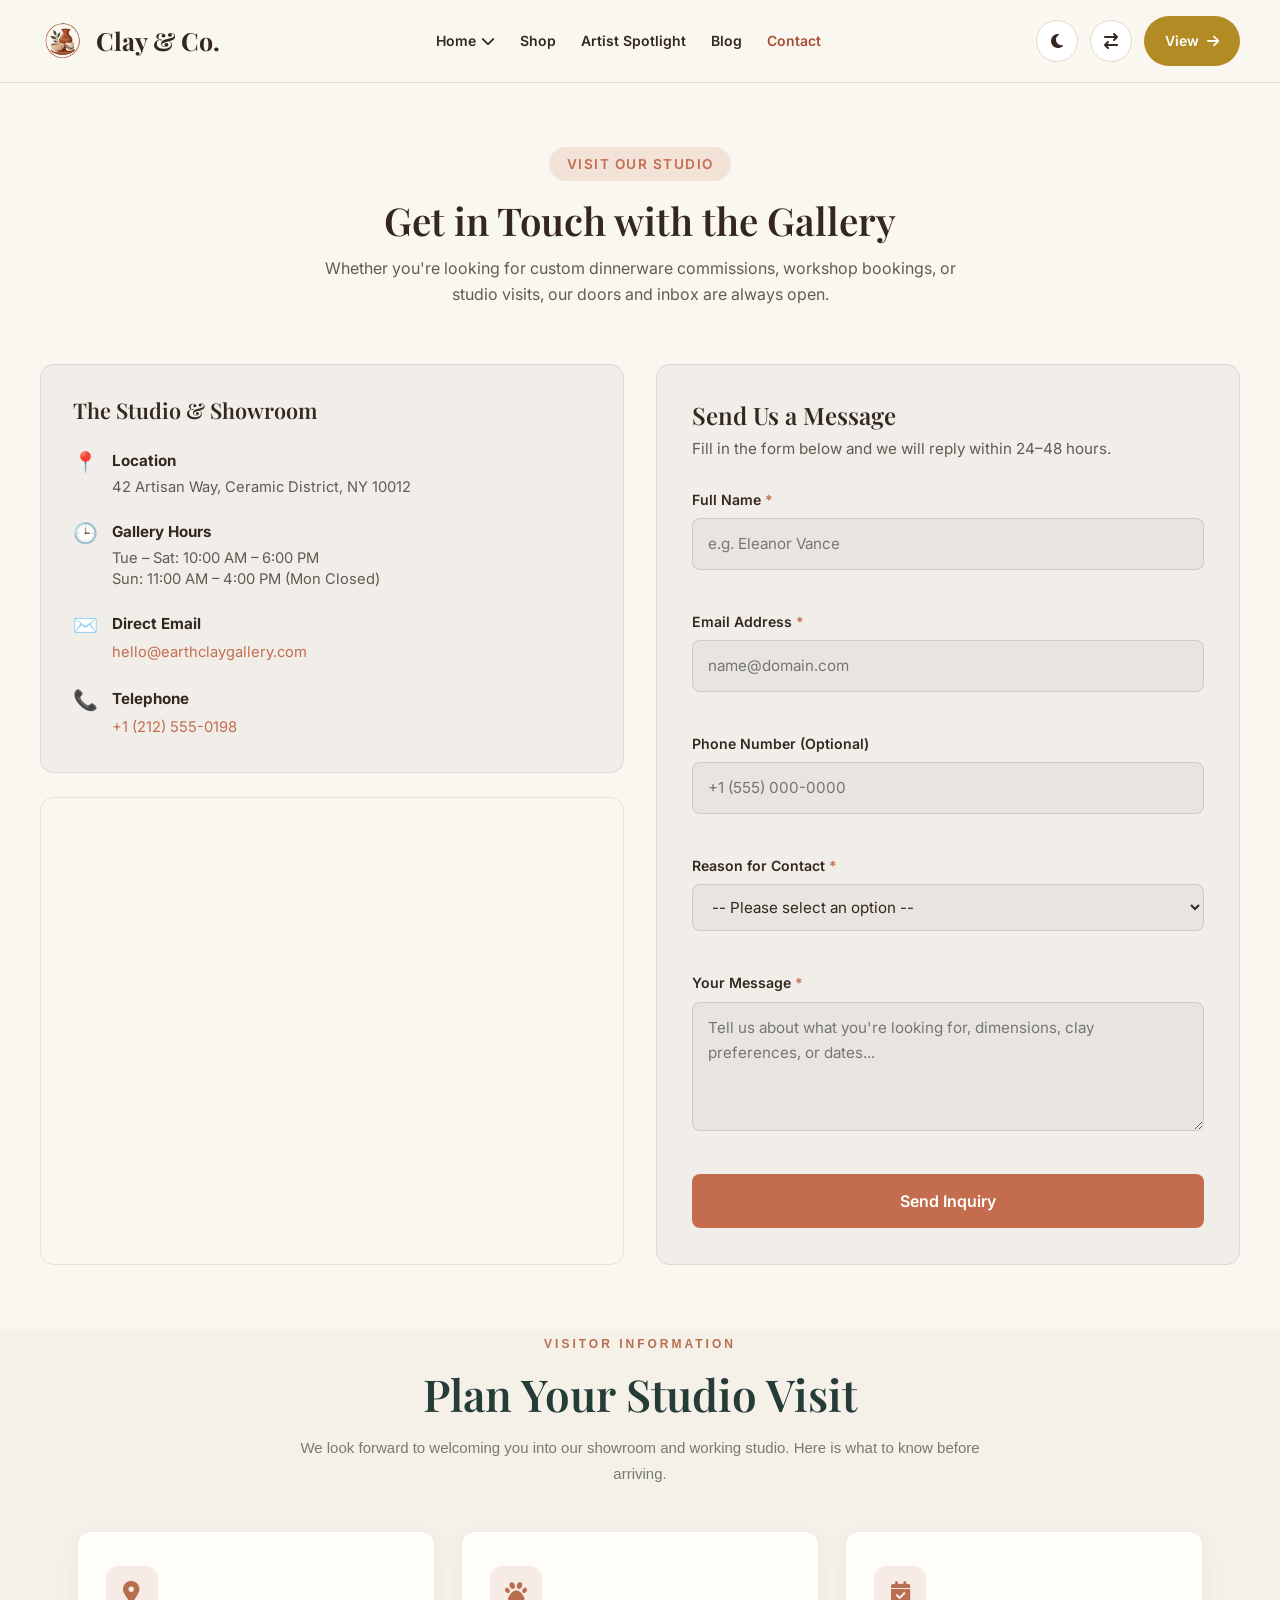
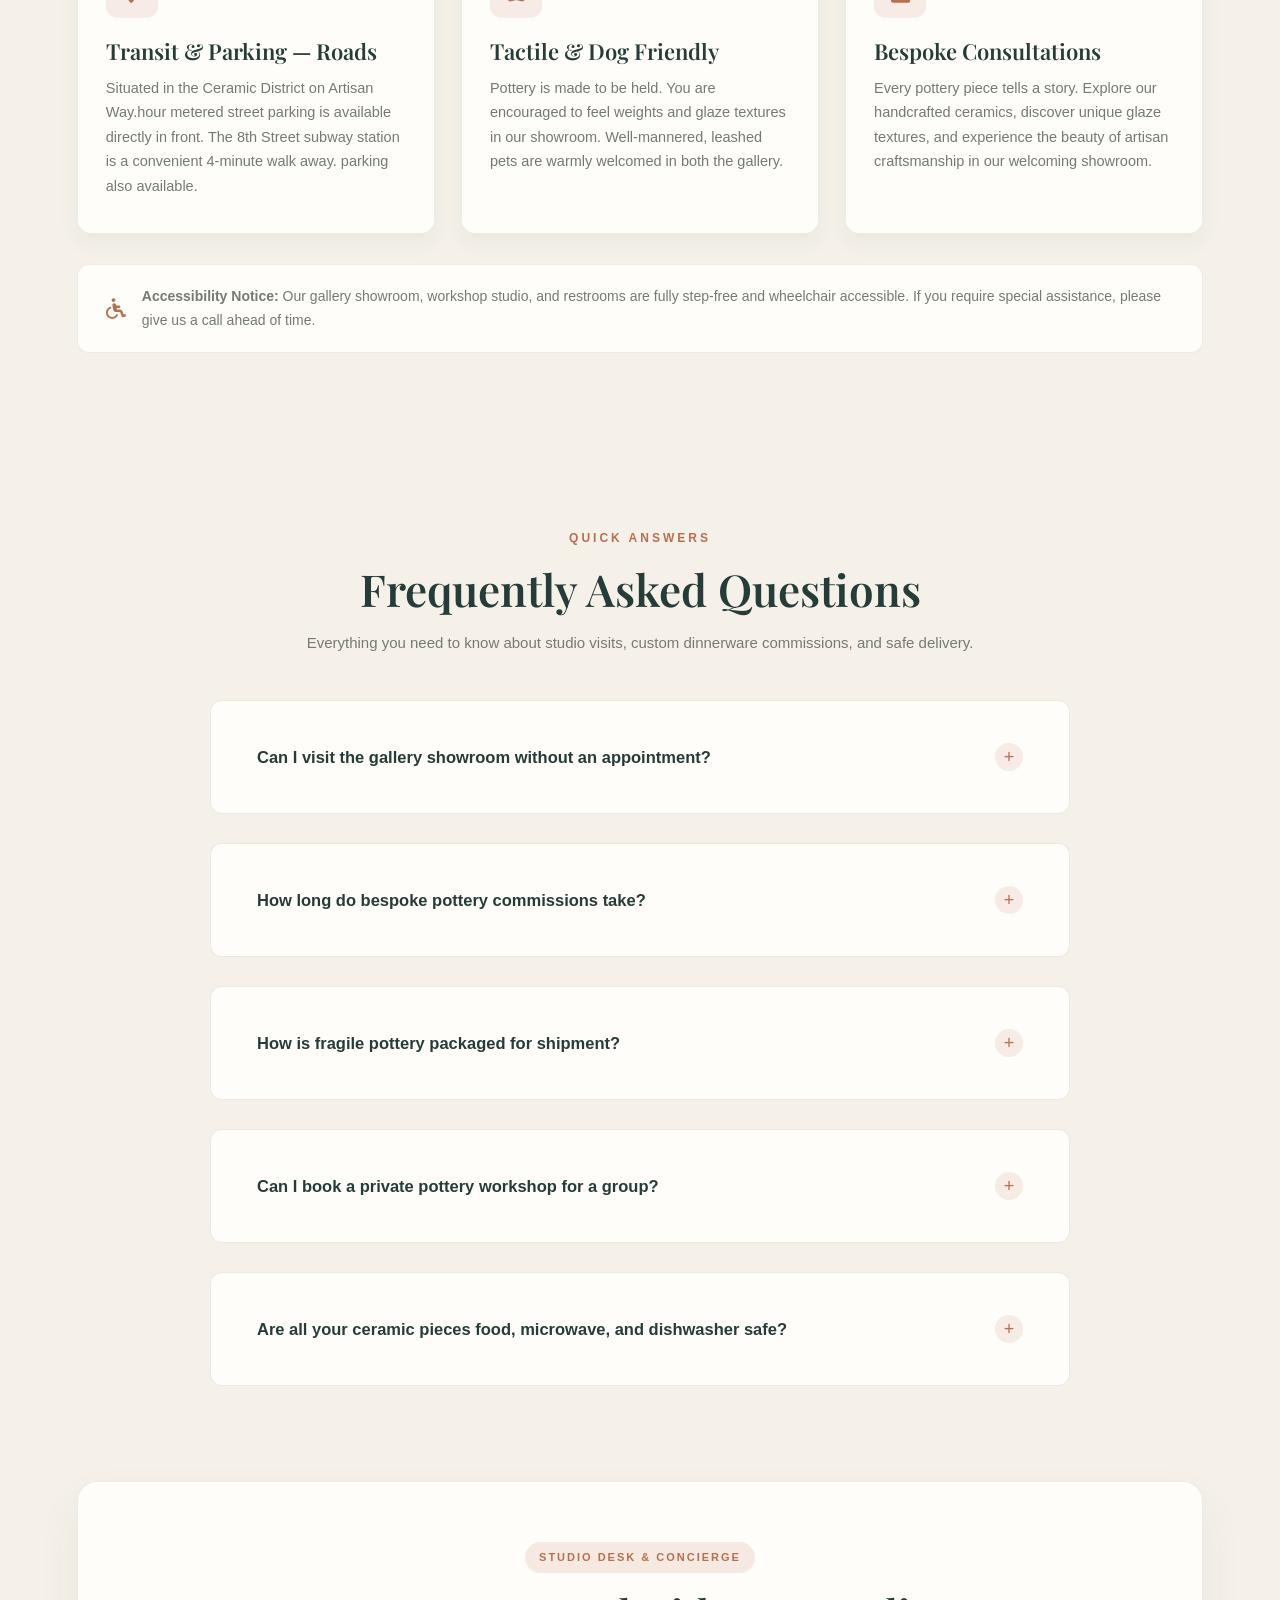
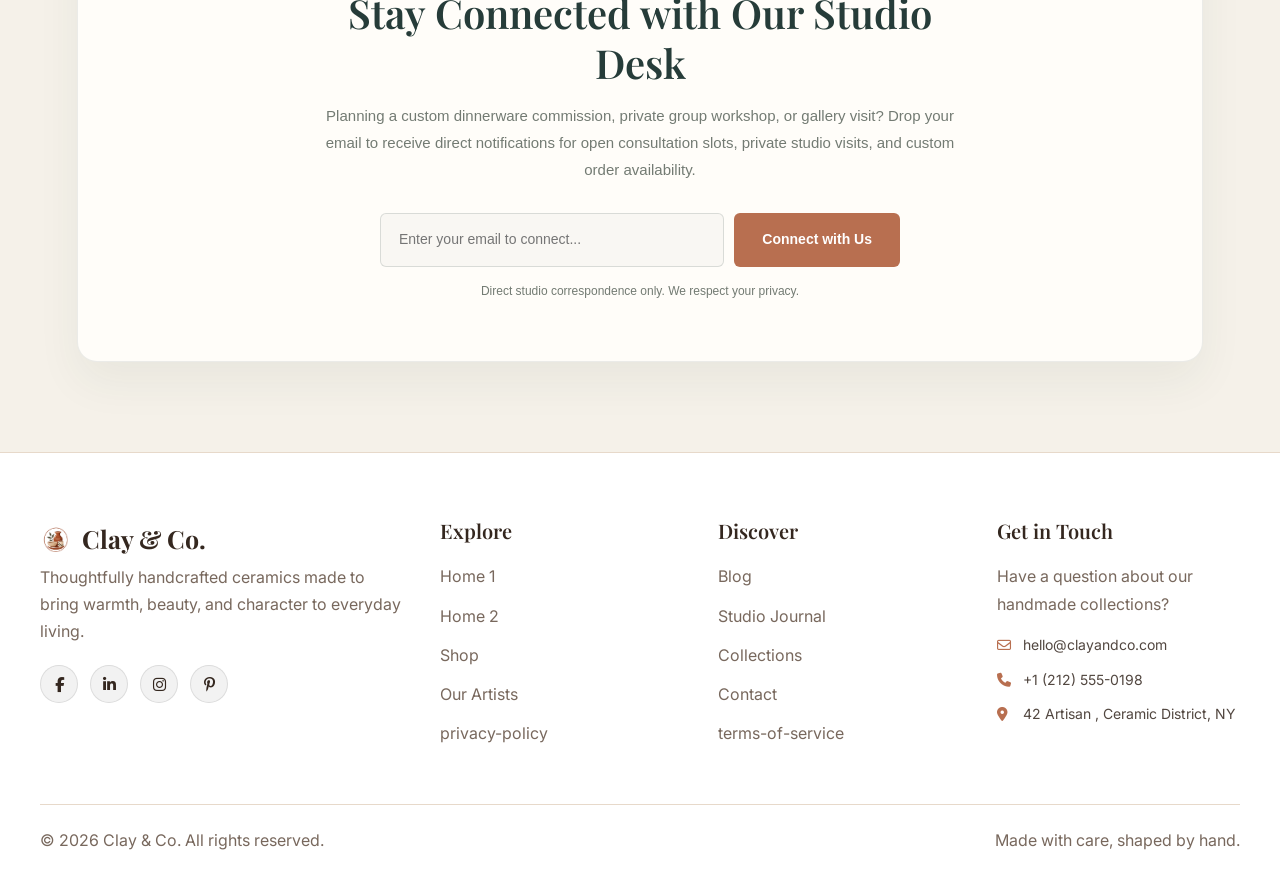
<file: contact.html>
<!DOCTYPE html>
<html lang="en" dir="ltr" data-theme="light">

<head>

    <meta charset="UTF-8">

    <meta
        name="viewport"
        content="width=device-width, initial-scale=1.0"
    >

    <title>Clay & Co. | Handmade Pottery</title>

    <!-- Google Fonts -->

    <link
        href="https://fonts.googleapis.com/css2?family=Inter:wght@400;500;600;700;800&family=Playfair+Display:wght@400;500;600;700&display=swap"
        rel="stylesheet"
    >

    <!-- Font Awesome -->

    <link
        rel="stylesheet"
        href="https://cdnjs.cloudflare.com/ajax/libs/font-awesome/6.5.1/css/all.min.css"
    >
<link rel="icon" type="image/png" href="assets/images/logo.png">
    <!-- Common CSS -->

    <link rel="stylesheet" href="common.css">

</head>

<body>

    <!-- ================= NAVBAR ================= -->

    <header class="site-navbar">

        <div class="container-custom navbar-inner">

            <!-- LOGO -->

            <a href="index.html" class="brand">

                <img
                    src="assets/images/logo.png"
                    
                >

                <span>Clay & Co.</span>

            </a>


            <!-- NAVIGATION -->

            <nav
                class="nav-menu"
                id="navMenu"
                aria-label="Main navigation"
            >

                <!-- HOME DROPDOWN -->

                <div class="nav-dropdown">

                    <a
                        href="#"
                        class="nav-link dropdown-toggle-custom"
                        aria-expanded="false"
                    >

                        Home

                        <i class="fa-solid fa-chevron-down"></i>

                    </a>

                    <div class="dropdown-menu-custom">

                        <a href="index.html">
                            Home 1
                        </a>

                        <a href="home2.html">
                            Home 2
                        </a>

                    </div>

                </div>


                <a href="shop.html" class="nav-link">
                    Shop
                </a>

                <a
                    href="artist-spotlight.html"
                    class="nav-link"
                >
                    Artist Spotlight
                </a>

                <a href="blog.html" class="nav-link">
                    Blog
                </a>

                <a href="contact.html" class="nav-link">
                    Contact
                </a>

            </nav>


            <!-- ACTION BUTTONS -->

            <div class="nav-actions">

                <button
                    type="button"
                    class="icon-button"
                    id="themeToggle"
                    aria-label="Switch to dark mode"
                    title="Toggle dark mode"
                >

                    <i class="fa-solid fa-moon"></i>

                </button>


                <button
                    type="button"
                    class="icon-button"
                    id="directionToggle"
                    aria-label="Switch to right-to-left layout"
                    title="Toggle RTL"
                >

                    <i
                        class="fa-solid fa-arrow-right-arrow-left"
                    ></i>

                </button>
  <!-- Primary CTA replaces hamburger button -->
          <a href="contact.html" class="nav-cta">
         View
            <i class="fa-solid fa-arrow-right"></i>
          </a>

                <button
                    type="button"
                    class="icon-button menu-toggle"
                    id="menuToggle"
                    aria-label="Open navigation menu"
                    aria-expanded="false"
                    aria-controls="navMenu"
                >

                    <i class="fa-solid fa-bars"></i>

                </button>

            </div>

        </div>

    </header>
    <!-- CONTACT SECTION START -->
<!-- CONTACT SECTION START -->
<section class="pottery-contact" id="contact" style="background-color: transparent; color: inherit; padding: 4rem 1.25rem; font-family: inherit;">
  
  <!-- Minimal support for validation highlights and spinner animation -->
  <style>
    .form-group.has-error input,
    .form-group.has-error select,
    .form-group.has-error textarea {
      border-color: #e05252 !important;
      background-color: rgba(224, 82, 82, 0.06) !important;
    }
    .form-group input:focus,
    .form-group select:focus,
    .form-group textarea:focus {
      outline: none;
      border-color: #c46d4e !important;
      box-shadow: 0 0 0 3px rgba(196, 109, 78, 0.2);
    }
    @keyframes potterySpin {
      to { transform: rotate(360deg); }
    }
    .btn-spinner {
      width: 16px;
      height: 16px;
      border: 2px solid rgba(255, 255, 255, 0.3);
      border-top-color: #ffffff;
      border-radius: 50%;
      animation: potterySpin 0.8s linear infinite;
    }
    /* Fix for native select dropdown options in dark/light mode */
    #inquiryType option {
      background: #2b2826;
      color: #f7f5f2;
    }
    @media (prefers-color-scheme: light) {
      #inquiryType option { background: #ffffff; color: #222222; }
    }
  </style>

  <div class="contact-container" style="max-width: 1200px; margin: 0 auto;">
    
    <!-- Header -->
    <header class="contact-header" style="text-align: center; margin-bottom: 3.5rem; max-width: 680px; margin-left: auto; margin-right: auto;">
      <span class="badge" style="display: inline-block; background-color: rgba(196, 109, 78, 0.15); color: #c46d4e; font-size: 0.85rem; font-weight: 600; text-transform: uppercase; letter-spacing: 1.5px; padding: 0.35rem 1.1rem; border-radius: 50px; margin-bottom: 0.9rem;">
        Visit Our Studio
      </span>
      <h2 style="font-size: clamp(1.8rem, 4vw, 2.4rem); font-weight: 600; margin: 0 0 0.8rem; color: inherit;">
        Get in Touch with the Gallery
      </h2>
      <p style="color: inherit; opacity: 0.75; line-height: 1.6; font-size: 1rem; margin: 0;">
        Whether you're looking for custom dinnerware commissions, workshop bookings, or studio visits, our doors and inbox are always open.
      </p>
    </header>

    <!-- Grid: Set to align-items: stretch so both columns are equal in height -->
    <div class="contact-grid" style="display: grid; grid-template-columns: repeat(auto-fit, minmax(min(100%, 340px), 1fr)); gap: 2rem; align-items: stretch;">
      
      <!-- Left Column: Flex height 100% -->
      <div class="contact-info-panel" style="display: flex; flex-direction: column; gap: 1.5rem; height: 100%;">
        
        <!-- Info Card -->
        <div class="info-card" style="background-color: rgba(128, 128, 128, 0.07); border: 1px solid rgba(128, 128, 128, 0.18); border-radius: 14px; padding: 2rem;">
          <h3 style="font-size: 1.35rem; margin: 0 0 1.5rem; color: inherit;">The Studio & Showroom</h3>
          
          <ul class="info-list" style="list-style: none; padding: 0; margin: 0; display: flex; flex-direction: column; gap: 1.3rem;">
            <li style="display: flex; align-items: flex-start; gap: 0.9rem;">
              <span style="font-size: 1.25rem; line-height: 1.4;">📍</span>
              <div>
                <strong style="display: block; font-size: 0.95rem; margin-bottom: 0.2rem; color: inherit;">Location</strong>
                <p style="margin: 0; color: inherit; opacity: 0.75; font-size: 0.92rem; line-height: 1.45;">42 Artisan Way, Ceramic District, NY 10012</p>
              </div>
            </li>
            <li style="display: flex; align-items: flex-start; gap: 0.9rem;">
              <span style="font-size: 1.25rem; line-height: 1.4;">🕒</span>
              <div>
                <strong style="display: block; font-size: 0.95rem; margin-bottom: 0.2rem; color: inherit;">Gallery Hours</strong>
                <p style="margin: 0; color: inherit; opacity: 0.75; font-size: 0.92rem; line-height: 1.45;">Tue – Sat: 10:00 AM – 6:00 PM<br>Sun: 11:00 AM – 4:00 PM (Mon Closed)</p>
              </div>
            </li>
            <li style="display: flex; align-items: flex-start; gap: 0.9rem;">
              <span style="font-size: 1.25rem; line-height: 1.4;">✉️</span>
              <div>
                <strong style="display: block; font-size: 0.95rem; margin-bottom: 0.2rem; color: inherit;">Direct Email</strong>
                <p style="margin: 0; font-size: 0.92rem;">
                  <a href="mailto:hello@earthclaygallery.com" style="color: #c46d4e; text-decoration: none;">hello@earthclaygallery.com</a>
                </p>
              </div>
            </li>
            <li style="display: flex; align-items: flex-start; gap: 0.9rem;">
              <span style="font-size: 1.25rem; line-height: 1.4;">📞</span>
              <div>
                <strong style="display: block; font-size: 0.95rem; margin-bottom: 0.2rem; color: inherit;">Telephone</strong>
                <p style="margin: 0; font-size: 0.92rem;">
                  <a href="tel:+12125550198" style="color: #c46d4e; text-decoration: none;">+1 (212) 555-0198</a>
                </p>
              </div>
            </li>
          </ul>
        </div>

        <!-- Embedded Google Map (flex: 1 fills the remaining height completely) -->
        <div class="map-wrapper" style="border-radius: 14px; overflow: hidden; border: 1px solid rgba(128, 128, 128, 0.18); flex: 1; min-height: 280px; display: flex; flex-direction: column;">
          <iframe 
            title="Gallery Location"
            src="https://www.google.com/maps/embed?pb=!1m18!1m12!1m3!1d3023.633464876182!2d-74.0016335!3d40.7258384!2m3!1f0!2f0!3f0!3m2!1i1024!2i768!4f13.1!3m3!1m2!1s0x89c2598e3b320dfd%3A0xe67db0733a41c1eb!2sSoHo%2C%20New%20York%2C%20NY!5e0!3m2!1sen!2sus!4v1700000000000!5m2!1sen!2sus" 
            width="100%" 
            height="100%" 
            style="border: 0; display: block; flex: 1; width: 100%; min-height: 100%;" 
            allowfullscreen="" 
            loading="lazy" 
            referrerpolicy="no-referrer-when-downgrade">
          </iframe>
        </div>
      </div>

      <!-- Right Column: Form Panel -->
      <div class="contact-form-panel" style="background-color: rgba(128, 128, 128, 0.07); border: 1px solid rgba(128, 128, 128, 0.18); border-radius: 14px; padding: 2.2rem; display: flex; flex-direction: column;">
        <form id="potteryContactForm" class="contact-form" novalidate style="display: flex; flex-direction: column; height: 100%;">
          <h3 style="font-size: 1.5rem; margin: 0 0 0.4rem; color: inherit;">Send Us a Message</h3>
          <p style="color: inherit; opacity: 0.75; margin: 0 0 1.6rem; font-size: 0.95rem;">
            Fill in the form below and we will reply within 24–48 hours.
          </p>

          <!-- Success Alert Banner -->
          <div class="form-alert success" id="formSuccessAlert" role="alert" aria-live="polite" style="display: none; padding: 0.9rem 1.2rem; border-radius: 8px; margin-bottom: 1.3rem; font-size: 0.92rem; background-color: rgba(46, 125, 50, 0.15); border: 1px solid rgba(46, 125, 50, 0.3); color: #4caf50;">
            Thank you! Your message has been received. We will get back to you soon.
          </div>

          <!-- Full Name -->
          <div class="form-group" id="group-fullName" style="margin-bottom: 1.1rem; display: flex; flex-direction: column;">
            <label for="fullName" style="font-size: 0.88rem; font-weight: 600; margin-bottom: 0.4rem; color: inherit;">
              Full Name <span style="color: #c46d4e;">*</span>
            </label>
            <input type="text" id="fullName" name="fullName" placeholder="e.g. Eleanor Vance" autocomplete="name" style="width: 100%; padding: 0.75rem 0.9rem; border: 1.5px solid rgba(128, 128, 128, 0.25); border-radius: 8px; background-color: rgba(128, 128, 128, 0.08); color: inherit; font-family: inherit; font-size: 0.95rem; box-sizing: border-box; transition: border-color 0.2s;">
            <span class="error-msg" id="error-fullName" style="color: #e05252; font-size: 0.8rem; margin-top: 0.3rem; min-height: 1.1rem;"></span>
          </div>

          <!-- Email -->
          <div class="form-group" id="group-email" style="margin-bottom: 1.1rem; display: flex; flex-direction: column;">
            <label for="email" style="font-size: 0.88rem; font-weight: 600; margin-bottom: 0.4rem; color: inherit;">
              Email Address <span style="color: #c46d4e;">*</span>
            </label>
            <input type="email" id="email" name="email" placeholder="name@domain.com" autocomplete="email" style="width: 100%; padding: 0.75rem 0.9rem; border: 1.5px solid rgba(128, 128, 128, 0.25); border-radius: 8px; background-color: rgba(128, 128, 128, 0.08); color: inherit; font-family: inherit; font-size: 0.95rem; box-sizing: border-box; transition: border-color 0.2s;">
            <span class="error-msg" id="error-email" style="color: #e05252; font-size: 0.8rem; margin-top: 0.3rem; min-height: 1.1rem;"></span>
          </div>

          <!-- Phone -->
          <div class="form-group" id="group-phone" style="margin-bottom: 1.1rem; display: flex; flex-direction: column;">
            <label for="phone" style="font-size: 0.88rem; font-weight: 600; margin-bottom: 0.4rem; color: inherit;">
              Phone Number (Optional)
            </label>
            <input type="tel" id="phone" name="phone" placeholder="+1 (555) 000-0000" autocomplete="tel" style="width: 100%; padding: 0.75rem 0.9rem; border: 1.5px solid rgba(128, 128, 128, 0.25); border-radius: 8px; background-color: rgba(128, 128, 128, 0.08); color: inherit; font-family: inherit; font-size: 0.95rem; box-sizing: border-box; transition: border-color 0.2s;">
            <span class="error-msg" id="error-phone" style="color: #e05252; font-size: 0.8rem; margin-top: 0.3rem; min-height: 1.1rem;"></span>
          </div>

          <!-- Inquiry Type -->
          <div class="form-group" id="group-inquiryType" style="margin-bottom: 1.1rem; display: flex; flex-direction: column;">
            <label for="inquiryType" style="font-size: 0.88rem; font-weight: 600; margin-bottom: 0.4rem; color: inherit;">
              Reason for Contact <span style="color: #c46d4e;">*</span>
            </label>
            <select id="inquiryType" name="inquiryType" style="width: 100%; padding: 0.75rem 0.9rem; border: 1.5px solid rgba(128, 128, 128, 0.25); border-radius: 8px; background-color: rgba(128, 128, 128, 0.08); color: inherit; font-family: inherit; font-size: 0.95rem; box-sizing: border-box; transition: border-color 0.2s;">
              <option value="">-- Please select an option --</option>
              <option value="custom">Custom Order / Bespoke Commission</option>
              <option value="workshop">Wheel Throwing & Glaze Workshops</option>
              <option value="retail">Gallery Purchase & Shipping</option>
              <option value="wholesale">Wholesale & Commercial Projects</option>
              <option value="general">General Studio Inquiry</option>
            </select>
            <span class="error-msg" id="error-inquiryType" style="color: #e05252; font-size: 0.8rem; margin-top: 0.3rem; min-height: 1.1rem;"></span>
          </div>

          <!-- Message -->
          <div class="form-group" id="group-message" style="margin-bottom: 1.3rem; display: flex; flex-direction: column;">
            <label for="message" style="font-size: 0.88rem; font-weight: 600; margin-bottom: 0.4rem; color: inherit;">
              Your Message <span style="color: #c46d4e;">*</span>
            </label>
            <textarea id="message" name="message" rows="4" placeholder="Tell us about what you're looking for, dimensions, clay preferences, or dates..." style="width: 100%; padding: 0.75rem 0.9rem; border: 1.5px solid rgba(128, 128, 128, 0.25); border-radius: 8px; background-color: rgba(128, 128, 128, 0.08); color: inherit; font-family: inherit; font-size: 0.95rem; box-sizing: border-box; resize: vertical; transition: border-color 0.2s;"></textarea>
            <span class="error-msg" id="error-message" style="color: #e05252; font-size: 0.8rem; margin-top: 0.3rem; min-height: 1.1rem;"></span>
          </div>

          <!-- Submit Button -->
          <button type="submit" id="submitBtn" class="btn-submit" style="width: 100%; padding: 0.85rem 1.6rem; background-color: #c46d4e; color: #ffffff; border: none; border-radius: 8px; font-size: 1rem; font-weight: 600; cursor: pointer; display: inline-flex; align-items: center; justify-content: center; gap: 0.5rem; transition: opacity 0.2s; margin-top: auto;">
            <span class="btn-text">Send Inquiry</span>
            <span class="btn-spinner" style="display: none;" aria-hidden="true"></span>
          </button>
        </form>
      </div>

    </div>
  </div>
</section>

<!-- ==========================================
     SECTION 2: PLAN YOUR VISIT CARDS
=========================================== -->
<section class="plan-visit-section" id="visit-info">
  <style>
    .plan-visit-section {
      --visit-bg: #f5f1e9;
      --visit-card: #fffdf9;
      --visit-text: #263c39;
      --visit-muted: #737b73;
      --visit-accent: #b86f50;
      background: var(--visit-bg);
      color: var(--visit-text);
      padding: 0 6% 90px;
      font-family: "DM Sans", sans-serif;
    }

    .plan-visit-section * {
      box-sizing: border-box;
    }

    .visit-container {
      max-width: 1250px;
      margin: 0 auto;
    }

    .visit-heading {
      text-align: center;
      max-width: 700px;
      margin: 0 auto 45px;
    }

    .visit-eyebrow {
      color: var(--visit-accent);
      text-transform: uppercase;
      letter-spacing: 3px;
      font-size: 12px;
      font-weight: 700;
      display: inline-block;
      margin-bottom: 12px;
    }

    .visit-heading h2 {
      font-family: "Playfair Display", Georgia, serif;
      font-size: clamp(30px, 4vw, 44px);
      line-height: 1.25;
      margin: 0 0 14px;
    }

    .visit-heading p {
      color: var(--visit-muted);
      font-size: 15px;
      line-height: 1.7;
      margin: 0;
    }

    /* 3-Column Card Grid */
    .visit-grid {
      display: grid;
      grid-template-columns: repeat(3, 1fr);
      gap: 26px;
      margin-bottom: 30px;
    }

    .visit-card {
      background: var(--visit-card);
      border: 1px solid rgba(38, 60, 57, 0.09);
      border-radius: 14px;
      padding: 34px 28px;
      display: flex;
      flex-direction: column;
      align-items: flex-start;
      box-shadow: 0 8px 24px rgba(38, 60, 57, 0.05);
      transition: transform 0.25s ease, box-shadow 0.25s ease;
    }

    .visit-card:hover {
      transform: translateY(-5px);
      box-shadow: 0 16px 36px rgba(38, 60, 57, 0.1);
    }

    .visit-icon-wrap {
      width: 52px;
      height: 52px;
      border-radius: 12px;
      background: rgba(184, 111, 80, 0.12);
      color: var(--visit-accent);
      display: flex;
      align-items: center;
      justify-content: center;
      font-size: 22px;
      margin-bottom: 20px;
    }

    .visit-card h3 {
      font-family: "Playfair Display", Georgia, serif;
      font-size: 22px;
      margin: 0 0 10px;
      color: var(--visit-text);
    }

    .visit-card p {
      color: var(--visit-muted);
      font-size: 14.5px;
      line-height: 1.7;
      margin: 0;
    }

    /* Accessibility / Notice Banner */
    .visit-notice {
      background: var(--visit-card);
      border: 1px solid rgba(38, 60, 57, 0.09);
      border-radius: 12px;
      padding: 20px 28px;
      display: flex;
      align-items: center;
      gap: 16px;
      font-size: 14px;
      color: var(--visit-muted);
    }

    .visit-notice i {
      color: var(--visit-accent);
      font-size: 20px;
      flex-shrink: 0;
    }

    /* Dark Mode */
    html[data-theme="dark"] .plan-visit-section {
      --visit-bg: #172522;
      --visit-card: #22332f;
      --visit-text: #f2ece2;
      --visit-muted: #bdc8c0;
      --visit-accent: #d99a79;
    }

    html[data-theme="dark"] .visit-card,
    html[data-theme="dark"] .visit-notice {
      border-color: rgba(255, 255, 255, 0.08);
    }

    @media (max-width: 992px) {
      .visit-grid {
        grid-template-columns: 1fr;
      }
      .visit-notice {
        flex-direction: column;
        align-items: flex-start;
        gap: 10px;
      }
    }
  </style>

  <div class="visit-container">
    <div class="visit-heading">
      <span class="visit-eyebrow">Visitor Information</span>
      <h2>Plan Your Studio Visit</h2>
      <p>We look forward to welcoming you into our showroom and working studio. Here is what to know before arriving.</p>
    </div>

    <div class="visit-grid">
      
      <!-- Card 1: Transit & Parking -->
      <div class="visit-card">
        <div class="visit-icon-wrap">
          <i class="fa-solid fa-location-dot"></i>
        </div>
        <h3>Transit & Parking — Roads</h3>
        <p>
Situated in the Ceramic District on Artisan Way.hour metered street parking is available directly in front. The 8th Street subway station is a convenient 4-minute walk away.
parking also available.        </p>
      </div>

      <!-- Card 2: Tactile & Pet Friendly -->
      <div class="visit-card">
        <div class="visit-icon-wrap">
          <i class="fa-solid fa-paw"></i>
        </div>
        <h3>Tactile & Dog Friendly</h3>
        <p>
          Pottery is made to be held. You are encouraged to feel weights and glaze textures in our showroom. Well-mannered, leashed pets are warmly welcomed in both the gallery.
        </p>
      </div>

      <!-- Card 3: Consultations -->
      <div class="visit-card">
        <div class="visit-icon-wrap">
          <i class="fa-solid fa-calendar-check"></i>
        </div>
        <h3>Bespoke Consultations</h3>
        <p>
Every pottery piece tells a story. Explore our handcrafted ceramics, discover unique glaze textures, and experience the beauty of artisan craftsmanship in our welcoming showroom.
        </p>
      </div>

    </div>

    <!-- Accessibility Banner -->
    <div class="visit-notice">
      <i class="fa-solid fa-wheelchair"></i>
      <span>
        <strong>Accessibility Notice:</strong> Our gallery showroom, workshop studio, and restrooms are fully step-free and wheelchair accessible. If you require special assistance, please give us a call ahead of time.
      </span>
    </div>

  </div>
</section>

<!-- ==========================================
     SECTION 1: CONTACT FAQ ACCORDION
=========================================== -->
<section class="contact-faq-section" id="faq">
  <style>
    .contact-faq-section {
      --faq-bg: #f5f1e9;
      --faq-card: #fffdf9;
      --faq-text: #263c39;
      --faq-muted: #737b73;
      --faq-accent: #b86f50;
      background: var(--faq-bg);
      color: var(--faq-text);
      padding: 80px 6%;
      font-family: "DM Sans", sans-serif;
    }

    .contact-faq-section * {
      box-sizing: border-box;
    }

    .faq-container {
      max-width: 860px;
      margin: 0 auto;
    }

    .faq-heading {
      text-align: center;
      margin-bottom: 45px;
    }

    .faq-eyebrow {
      color: var(--faq-accent);
      text-transform: uppercase;
      letter-spacing: 3px;
      font-size: 12px;
      font-weight: 700;
      display: inline-block;
      margin-bottom: 12px;
    }

    .faq-heading h2 {
      font-family: "Playfair Display", Georgia, serif;
      font-size: clamp(30px, 4vw, 44px);
      line-height: 1.25;
      margin: 0 0 14px;
    }

    .faq-heading p {
      color: var(--faq-muted);
      font-size: 15px;
      line-height: 1.7;
      margin: 0;
    }

    /* Accordion Container */
    .faq-accordion {
      display: flex;
      flex-direction: column;
      gap: 14px;
    }

    .faq-item {
      background: var(--faq-card);
      border: 1px solid rgba(38, 60, 57, 0.1);
      border-radius: 12px;
      overflow: hidden;
      transition: border-color 0.25s ease, box-shadow 0.25s ease;
    }

    .faq-item.active {
      border-color: var(--faq-accent);
      box-shadow: 0 8px 24px rgba(38, 60, 57, 0.06);
    }

    .faq-question {
      width: 100%;
      background: transparent;
      border: none;
      padding: 22px 26px;
      display: flex;
      justify-content: space-between;
      align-items: center;
      gap: 16px;
      cursor: pointer;
      text-align: left;
      font-family: inherit;
      color: var(--faq-text);
      font-size: 16.5px;
      font-weight: 600;
    }

    .faq-icon {
      width: 28px;
      height: 28px;
      border-radius: 50%;
      background: rgba(184, 111, 80, 0.12);
      color: var(--faq-accent);
      display: flex;
      align-items: center;
      justify-content: center;
      font-size: 18px;
      font-weight: 400;
      flex-shrink: 0;
      transition: transform 0.3s ease, background 0.3s ease, color 0.3s ease;
    }

    .faq-item.active .faq-icon {
      transform: rotate(45deg);
      background: var(--faq-accent);
      color: #ffffff;
    }

    .faq-answer {
      max-height: 0;
      overflow: hidden;
      transition: max-height 0.35s cubic-bezier(0.16, 1, 0.3, 1), padding 0.3s ease;
      padding: 0 26px;
      color: var(--faq-muted);
      font-size: 14.5px;
      line-height: 1.8;
    }

    .faq-item.active .faq-answer {
      padding: 0 26px 22px;
    }

    /* Dark Mode */
    html[data-theme="dark"] .contact-faq-section {
      --faq-bg: #172522;
      --faq-card: #22332f;
      --faq-text: #f2ece2;
      --faq-muted: #bdc8c0;
      --faq-accent: #d99a79;
    }

    html[data-theme="dark"] .faq-item {
      border-color: rgba(255, 255, 255, 0.08);
    }

    @media (max-width: 576px) {
      .contact-faq-section {
        padding: 55px 18px;
      }
      .faq-question {
        padding: 18px 20px;
        font-size: 15px;
      }
      .faq-item.active .faq-answer {
        padding: 0 20px 18px;
      }
    }
  </style>

  <div class="faq-container">
    <div class="faq-heading">
      <span class="faq-eyebrow">Quick Answers</span>
      <h2>Frequently Asked Questions</h2>
      <p>Everything you need to know about studio visits, custom dinnerware commissions, and safe delivery.</p>
    </div>

    <div class="faq-accordion">
      
      <!-- FAQ 1 -->
      <div class="faq-item">
        <button class="faq-question" type="button">
          <span>Can I visit the gallery showroom without an appointment?</span>
          <span class="faq-icon">+</span>
        </button>
        <div class="faq-answer">
          <p style="margin: 0;">
            Yes! Our gallery showroom is freely open to the public Tuesday through Sunday. You are welcome to browse our shelves, hold the pieces, and meet resident artisans. If you would like to discuss a custom wedding registry or restaurant tableware commission, we suggest booking an appointment in advance.
          </p>
        </div>
      </div>

      <!-- FAQ 2 -->
      <div class="faq-item">
        <button class="faq-question" type="button">
          <span>How long do bespoke pottery commissions take?</span>
          <span class="faq-icon">+</span>
        </button>
        <div class="faq-answer">
          <p style="margin: 0;">
            Custom pieces generally take 4 to 6 weeks from initial consultation to completion. This timeline ensures proper slow drying (preventing warps/cracks), a 1,800°F bisque firing, custom glaze application, and a final 2,200°F stoneware reduction firing.
          </p>
        </div>
      </div>

      <!-- FAQ 3 -->
      <div class="faq-item">
        <button class="faq-question" type="button">
          <span>How is fragile pottery packaged for shipment?</span>
          <span class="faq-icon">+</span>
        </button>
        <div class="faq-answer">
          <p style="margin: 0;">
            We use 100% plastic-free, recyclable honeycomb paper wrap and double-walled cartons. In the rare event an item is damaged during transit, simply send us a photograph within 48 hours and we will replace it or issue a full refund immediately.
          </p>
        </div>
      </div>

      <!-- FAQ 4 -->
      <div class="faq-item">
        <button class="faq-question" type="button">
          <span>Can I book a private pottery workshop for a group?</span>
          <span class="faq-icon">+</span>
        </button>
        <div class="faq-answer">
          <p style="margin: 0;">
            Yes, we host private sessions for groups of 4 to 12 guests. These are popular for birthdays, creative retreats, and family gatherings. All materials, wheel throwing guidance, glaze finishing, and kiln firings are included.
          </p>
        </div>
      </div>

      <!-- FAQ 5 -->
      <div class="faq-item">
        <button class="faq-question" type="button">
          <span>Are all your ceramic pieces food, microwave, and dishwasher safe?</span>
          <span class="faq-icon">+</span>
        </button>
        <div class="faq-answer">
          <p style="margin: 0;">
            All our functional cups, bowls, and plates are glazed with non-toxic, lead-free food-safe minerals and vitrified at high temperatures. While dishwasher safe, we recommend handwashing with gentle soap to preserve unique matte glaze finishes over decades.
          </p>
        </div>
      </div>

    </div>
  </div>

  <!-- Accordion Toggle Script -->
  <script>
    document.querySelectorAll('.contact-faq-section .faq-question').forEach(button => {
      button.addEventListener('click', () => {
        const item = button.parentElement;
        const answer = item.querySelector('.faq-answer');
        const isActive = item.classList.contains('active');

        // Close all other open items
        document.querySelectorAll('.contact-faq-section .faq-item').forEach(otherItem => {
          otherItem.classList.remove('active');
          otherItem.querySelector('.faq-answer').style.maxHeight = null;
        });

        // Toggle current item
        if (!isActive) {
          item.classList.add('active');
          answer.style.maxHeight = answer.scrollHeight + 30 + 'px';
        }
      });
    });
  </script>
</section>

<section class="pottery-newsletter-section" id="newsletter">
  <style>
    .pottery-newsletter-section {
      --blog-bg: #f5f1e9;
      --blog-card: #fffdf9;
      --blog-text: #263c39;
      --blog-muted: #737b73;
      --blog-accent: #b86f50;
      background: var(--blog-bg);
      color: var(--blog-text);
      padding: 0 6% 90px;
      font-family: "DM Sans", sans-serif;
    }
    .pottery-newsletter-section * {
      box-sizing: border-box;
    }
    .newsletter-box {
      max-width: 1250px;
      margin: 0 auto;
      background: var(--blog-card);
      border-radius: 20px;
      border: 1px solid rgba(38, 60, 57, 0.09);
      padding: 60px 40px;
      text-align: center;
      position: relative;
      overflow: hidden;
      box-shadow: 0 20px 45px rgba(38, 60, 57, 0.06);
    }
    .newsletter-content {
      max-width: 640px;
      margin: 0 auto;
      position: relative;
      z-index: 2;
    }
    .newsletter-badge {
      display: inline-block;
      background: rgba(184, 111, 80, 0.14);
      color: var(--blog-accent);
      font-size: 11px;
      font-weight: 700;
      text-transform: uppercase;
      letter-spacing: 2px;
      padding: 6px 14px;
      border-radius: 20px;
      margin-bottom: 15px;
    }
    .newsletter-content h2 {
      font-family: "Playfair Display", Georgia, serif;
      font-size: clamp(28px, 4vw, 40px);
      line-height: 1.25;
      margin: 0 0 14px;
    }
    .newsletter-content p {
      color: var(--blog-muted);
      font-size: 15px;
      line-height: 1.8;
      margin: 0 0 30px;
    }
    /* Newsletter Form */
    .newsletter-form {
      display: flex;
      gap: 10px;
      max-width: 520px;
      margin: 0 auto;
    }
    .newsletter-input {
      flex: 1;
      padding: 14px 18px;
      border: 1.5px solid rgba(38, 60, 57, 0.15);
      border-radius: 6px;
      background: rgba(128, 128, 128, 0.05);
      color: inherit;
      font-family: inherit;
      font-size: 14px;
      outline: none;
      transition: border-color 0.2s ease;
    }
    .newsletter-input:focus {
      border-color: var(--blog-accent);
    }
    .newsletter-submit {
      padding: 14px 28px;
      background: var(--blog-accent);
      color: #ffffff;
      border: none;
      border-radius: 6px;
      font-weight: 700;
      font-size: 14px;
      cursor: pointer;
      font-family: inherit;
      transition: opacity 0.2s ease;
      white-space: nowrap;
    }
    .newsletter-submit:hover {
      opacity: 0.9;
    }
    .newsletter-note {
      font-size: 12px;
      color: var(--blog-muted);
      margin-top: 14px;
    }
    .newsletter-success {
      display: none;
      background: rgba(46, 125, 50, 0.12);
      color: #2e7d32;
      padding: 12px 18px;
      border-radius: 6px;
      font-size: 14px;
      font-weight: 600;
      margin-top: 15px;
    }
    /* Dark mode */
    html[data-theme="dark"] .pottery-newsletter-section {
      --blog-bg: #172522;
      --blog-card: #22332f;
      --blog-text: #f2ece2;
      --blog-muted: #bdc8c0;
      --blog-accent: #d99a79;
    }
    html[data-theme="dark"] .newsletter-box {
      border-color: rgba(255, 255, 255, 0.08);
    }
    html[data-theme="dark"] .newsletter-input {
      border-color: rgba(255, 255, 255, 0.15);
    }
    html[data-theme="dark"] .newsletter-success {
      color: #81c784;
    }
    @media (max-width: 576px) {
      .newsletter-box {
        padding: 40px 20px;
      }
      .newsletter-form {
        flex-direction: column;
      }
    }
  </style>
  <div class="newsletter-box">
  <div class="newsletter-content">
    <span class="newsletter-badge">Studio Desk & Concierge</span>
    <h2>Stay Connected with Our Studio Desk</h2>
    <p>
      Planning a custom dinnerware commission, private group workshop, or gallery visit? 
      Drop your email to receive direct notifications for open consultation slots, private 
      studio visits, and custom order availability.
    </p>

    <form id="studioNewsletterForm" class="newsletter-form" onsubmit="event.preventDefault(); document.getElementById('newsletterSuccess').style.display='block'; this.reset();">
      <input type="email" class="newsletter-input" placeholder="Enter your email to connect..." required autocomplete="email">
      <button type="submit" class="newsletter-submit">Connect with Us</button>
    </form>
    
    <div id="newsletterSuccess" class="newsletter-success">
      ✓ Thank you! Our studio team will keep you updated on private consultations and upcoming openings.
    </div>

    <div class="newsletter-note">
      Direct studio correspondence only. We respect your privacy.
    </div>
  </div>
</div>
</section>
    <!-- ================= FOOTER ================= -->

    

  <footer class="site-footer">
    <div class="container-custom">
        <div class="footer-grid">

            <!-- Column 1: Brand & Socials -->
            <div class="footer-column">
    <!-- Brand Logo + Text -->
    <a href="index.html" class="brand" style="display: inline-flex; align-items: center; gap: 10px; text-decoration: none; color: inherit;">
        <img src="assets/images/logo.png" alt="Clay & Co. Logo" style="height: 32px; width: auto; object-fit: contain; display: block;">
        <span>Clay & Co.</span>
    </a>

    <p class="mt-3">
        Thoughtfully handcrafted ceramics
        made to bring warmth, beauty, and
        character to everyday living.
    </p>

    <!-- Social Icons -->
    <div class="footer-social-links">
        <a href="https://www.facebook.com" target="_blank" rel="noopener noreferrer" aria-label="Facebook">
            <i class="fa-brands fa-facebook-f"></i>
        </a>
        <a href="https://www.linkedin.com" target="_blank" rel="noopener noreferrer" aria-label="LinkedIn">
            <i class="fa-brands fa-linkedin-in"></i>
        </a>
        <a href="https://www.instagram.com" target="_blank" rel="noopener noreferrer" aria-label="Instagram">
            <i class="fa-brands fa-instagram"></i>
        </a>
        <a href="https://www.pinterest.com" target="_blank" rel="noopener noreferrer" aria-label="Pinterest">
            <i class="fa-brands fa-pinterest-p"></i>
        </a>
    </div>
</div>

            <!-- Column 2: Explore -->
            <div class="footer-column">
                <h3>Explore</h3>
                <ul class="footer-links">
                    <li>
                        <a href="index.html">Home 1</a>
                    </li>
                    <li>
                        <a href="home2.html">Home 2</a>
                    </li>
                    <li>
                        <a href="shop.html">Shop</a>
                    </li>
                    <li>
                        <a href="artist-spotlight.html">Our Artists</a>
                    </li>
                         <li>
                        <a href="contact.html">privacy-policy</a>
                    </li>
                </ul>
            </div>

            <!-- Column 3: Discover (with Blog added) -->
            <div class="footer-column">
                <h3>Discover</h3>
                <ul class="footer-links">
                    <li>
                        <a href="blog.html">Blog</a>
                    </li>
                    <li>
                        <a href="blog.html">Studio Journal</a>
                    </li>
                    <li>
                        <a href="shop.html">Collections</a>
                    </li>
                    <li>
                        <a href="contact.html">Contact</a>
                    </li>
                        <li>
                        <a href="contact.html">terms-of-service</a>
                    </li>
                </ul>
            </div>

            <!-- Column 4: Contact -->
            <div class="footer-column">
    <h3>Get in Touch</h3>
    <p>
        Have a question about our handmade
        collections?
    </p>

    <!-- Direct Contact Details (No Button) -->
    <ul class="footer-contact-info" style="list-style: none; padding: 0; margin: 15px 0 0; display: flex; flex-direction: column; gap: 12px;">
        <li style="display: flex; align-items: center; gap: 10px;">
            <i class="fa-regular fa-envelope" style="color: #b86f50; font-size: 14px; width: 16px;"></i>
            <a href="mailto:hello@clayandco.com" style="color: inherit; text-decoration: none; font-size: 14px; opacity: 0.85;">
                hello@clayandco.com
            </a>
        </li>
        <li style="display: flex; align-items: center; gap: 10px;">
            <i class="fa-solid fa-phone" style="color: #b86f50; font-size: 14px; width: 16px;"></i>
            <a href="tel:+12125550198" style="color: inherit; text-decoration: none; font-size: 14px; opacity: 0.85;">
                +1 (212) 555-0198
            </a>
        </li>
        <li style="display: flex; align-items: flex-start; gap: 10px;">
            <i class="fa-solid fa-location-dot" style="color: #b86f50; font-size: 14px; width: 16px; margin-top: 3px;"></i>
            <span style="font-size: 14px; opacity: 0.85; line-height: 1.4;">
                42 Artisan , Ceramic District, NY
            </span>
        </li>
    </ul>
</div>

        </div>

        <div class="footer-bottom">
            <p>
                &copy; <span data-current-year></span> Clay & Co. All rights reserved.
            </p>
            <p>
                Made with care, shaped by hand.
            </p>
        </div>
    </div>
</footer>


    <!-- COMMON JAVASCRIPT -->

    <script src="common.js"></script>

</body>

</html>
</file>
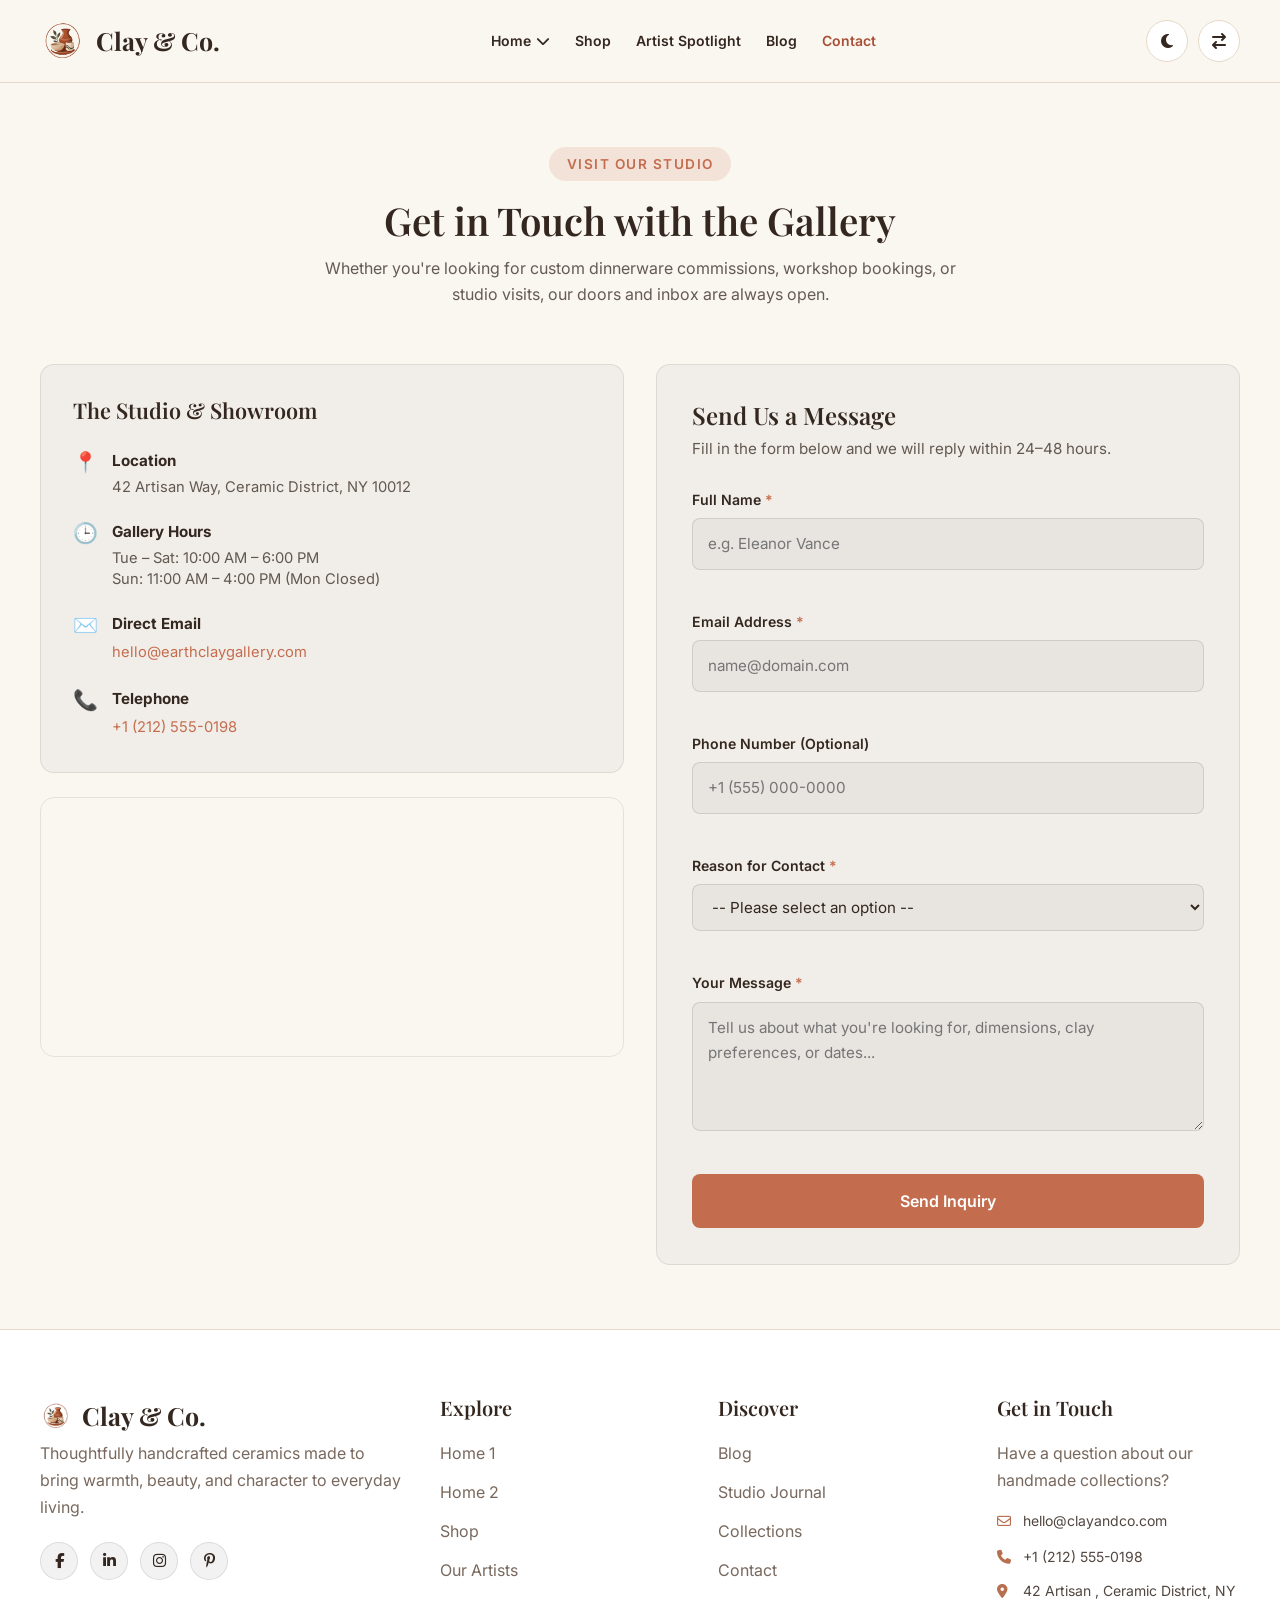
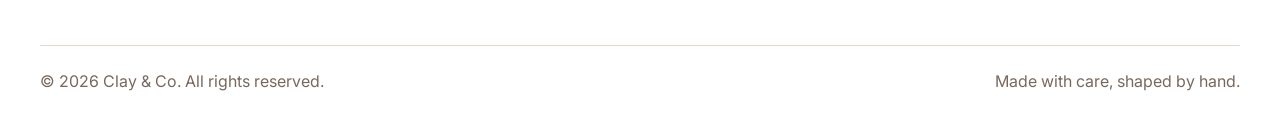
<file: pottery-gallery/contact.html>
<!DOCTYPE html>
<html lang="en" dir="ltr" data-theme="light">

<head>

    <meta charset="UTF-8">

    <meta
        name="viewport"
        content="width=device-width, initial-scale=1.0"
    >

    <title>Clay & Co. | Handmade Pottery</title>

    <!-- Google Fonts -->

    <link
        href="https://fonts.googleapis.com/css2?family=Inter:wght@400;500;600;700;800&family=Playfair+Display:wght@400;500;600;700&display=swap"
        rel="stylesheet"
    >

    <!-- Font Awesome -->

    <link
        rel="stylesheet"
        href="https://cdnjs.cloudflare.com/ajax/libs/font-awesome/6.5.1/css/all.min.css"
    >

    <!-- Common CSS -->

    <link rel="stylesheet" href="common.css">

</head>

<body>

    <!-- ================= NAVBAR ================= -->

    <header class="site-navbar">

        <div class="container-custom navbar-inner">

            <!-- LOGO -->

            <a href="index.html" class="brand">

                <img
                    src="assets/images/logo.png"
                    
                >

                <span>Clay & Co.</span>

            </a>


            <!-- NAVIGATION -->

            <nav
                class="nav-menu"
                id="navMenu"
                aria-label="Main navigation"
            >

                <!-- HOME DROPDOWN -->

                <div class="nav-dropdown">

                    <a
                        href="#"
                        class="nav-link dropdown-toggle-custom"
                        aria-expanded="false"
                    >

                        Home

                        <i class="fa-solid fa-chevron-down"></i>

                    </a>

                    <div class="dropdown-menu-custom">

                        <a href="index.html">
                            Home 1
                        </a>

                        <a href="home2.html">
                            Home 2
                        </a>

                    </div>

                </div>


                <a href="shop.html" class="nav-link">
                    Shop
                </a>

                <a
                    href="artist-spotlight.html"
                    class="nav-link"
                >
                    Artist Spotlight
                </a>

                <a href="blog.html" class="nav-link">
                    Blog
                </a>

                <a href="contact.html" class="nav-link">
                    Contact
                </a>

            </nav>


            <!-- ACTION BUTTONS -->

            <div class="nav-actions">

                <button
                    type="button"
                    class="icon-button"
                    id="themeToggle"
                    aria-label="Switch to dark mode"
                    title="Toggle dark mode"
                >

                    <i class="fa-solid fa-moon"></i>

                </button>


                <button
                    type="button"
                    class="icon-button"
                    id="directionToggle"
                    aria-label="Switch to right-to-left layout"
                    title="Toggle RTL"
                >

                    <i
                        class="fa-solid fa-arrow-right-arrow-left"
                    ></i>

                </button>


                <button
                    type="button"
                    class="icon-button menu-toggle"
                    id="menuToggle"
                    aria-label="Open navigation menu"
                    aria-expanded="false"
                    aria-controls="navMenu"
                >

                    <i class="fa-solid fa-bars"></i>

                </button>

            </div>

        </div>

    </header>
    <!-- CONTACT SECTION START -->
<!-- CONTACT SECTION START -->
<section class="pottery-contact" id="contact" style="background-color: transparent; color: inherit; padding: 4rem 1.25rem; font-family: inherit;">
  
  <!-- Minimal support for validation highlights and spinner animation -->
  <style>
    .form-group.has-error input,
    .form-group.has-error select,
    .form-group.has-error textarea {
      border-color: #e05252 !important;
      background-color: rgba(224, 82, 82, 0.06) !important;
    }
    .form-group input:focus,
    .form-group select:focus,
    .form-group textarea:focus {
      outline: none;
      border-color: #c46d4e !important;
      box-shadow: 0 0 0 3px rgba(196, 109, 78, 0.2);
    }
    @keyframes potterySpin {
      to { transform: rotate(360deg); }
    }
    .btn-spinner {
      width: 16px;
      height: 16px;
      border: 2px solid rgba(255, 255, 255, 0.3);
      border-top-color: #ffffff;
      border-radius: 50%;
      animation: potterySpin 0.8s linear infinite;
    }
    /* Fix for native select dropdown options in dark/light mode */
    #inquiryType option {
      background: #2b2826;
      color: #f7f5f2;
    }
    @media (prefers-color-scheme: light) {
      #inquiryType option { background: #ffffff; color: #222222; }
    }
  </style>

  <div class="contact-container" style="max-width: 1200px; margin: 0 auto;">
    
    <!-- Header -->
    <header class="contact-header" style="text-align: center; margin-bottom: 3.5rem; max-width: 680px; margin-left: auto; margin-right: auto;">
      <span class="badge" style="display: inline-block; background-color: rgba(196, 109, 78, 0.15); color: #c46d4e; font-size: 0.85rem; font-weight: 600; text-transform: uppercase; letter-spacing: 1.5px; padding: 0.35rem 1.1rem; border-radius: 50px; margin-bottom: 0.9rem;">
        Visit Our Studio
      </span>
      <h2 style="font-size: clamp(1.8rem, 4vw, 2.4rem); font-weight: 600; margin: 0 0 0.8rem; color: inherit;">
        Get in Touch with the Gallery
      </h2>
      <p style="color: inherit; opacity: 0.75; line-height: 1.6; font-size: 1rem; margin: 0;">
        Whether you're looking for custom dinnerware commissions, workshop bookings, or studio visits, our doors and inbox are always open.
      </p>
    </header>

    <!-- Auto-Responsive 2-Column Grid (Stacks on mobile automatically) -->
    <div class="contact-grid" style="display: grid; grid-template-columns: repeat(auto-fit, minmax(min(100%, 340px), 1fr)); gap: 2rem; align-items: start;">
      
      <!-- Left Column: Studio Info & Map -->
      <div class="contact-info-panel" style="display: flex; flex-direction: column; gap: 1.5rem;">
        
        <!-- Info Card -->
        <div class="info-card" style="background-color: rgba(128, 128, 128, 0.07); border: 1px solid rgba(128, 128, 128, 0.18); border-radius: 14px; padding: 2rem;">
          <h3 style="font-size: 1.35rem; margin: 0 0 1.5rem; color: inherit;">The Studio & Showroom</h3>
          
          <ul class="info-list" style="list-style: none; padding: 0; margin: 0; display: flex; flex-direction: column; gap: 1.3rem;">
            <li style="display: flex; align-items: flex-start; gap: 0.9rem;">
              <span style="font-size: 1.25rem; line-height: 1.4;">📍</span>
              <div>
                <strong style="display: block; font-size: 0.95rem; margin-bottom: 0.2rem; color: inherit;">Location</strong>
                <p style="margin: 0; color: inherit; opacity: 0.75; font-size: 0.92rem; line-height: 1.45;">42 Artisan Way, Ceramic District, NY 10012</p>
              </div>
            </li>
            <li style="display: flex; align-items: flex-start; gap: 0.9rem;">
              <span style="font-size: 1.25rem; line-height: 1.4;">🕒</span>
              <div>
                <strong style="display: block; font-size: 0.95rem; margin-bottom: 0.2rem; color: inherit;">Gallery Hours</strong>
                <p style="margin: 0; color: inherit; opacity: 0.75; font-size: 0.92rem; line-height: 1.45;">Tue – Sat: 10:00 AM – 6:00 PM<br>Sun: 11:00 AM – 4:00 PM (Mon Closed)</p>
              </div>
            </li>
            <li style="display: flex; align-items: flex-start; gap: 0.9rem;">
              <span style="font-size: 1.25rem; line-height: 1.4;">✉️</span>
              <div>
                <strong style="display: block; font-size: 0.95rem; margin-bottom: 0.2rem; color: inherit;">Direct Email</strong>
                <p style="margin: 0; font-size: 0.92rem;">
                  <a href="mailto:hello@earthclaygallery.com" style="color: #c46d4e; text-decoration: none;">hello@earthclaygallery.com</a>
                </p>
              </div>
            </li>
            <li style="display: flex; align-items: flex-start; gap: 0.9rem;">
              <span style="font-size: 1.25rem; line-height: 1.4;">📞</span>
              <div>
                <strong style="display: block; font-size: 0.95rem; margin-bottom: 0.2rem; color: inherit;">Telephone</strong>
                <p style="margin: 0; font-size: 0.92rem;">
                  <a href="tel:+12125550198" style="color: #c46d4e; text-decoration: none;">+1 (212) 555-0198</a>
                </p>
              </div>
            </li>
          </ul>
        </div>

        <!-- Embedded Google Map -->
        <div class="map-wrapper" style="border-radius: 14px; overflow: hidden; height: 260px; border: 1px solid rgba(128, 128, 128, 0.18);">
          <iframe 
            title="Gallery Location"
            src="https://www.google.com/maps/embed?pb=!1m18!1m12!1m3!1d3023.633464876182!2d-74.0016335!3d40.7258384!2m3!1f0!2f0!3f0!3m2!1i1024!2i768!4f13.1!3m3!1m2!1s0x89c2598e3b320dfd%3A0xe67db0733a41c1eb!2sSoHo%2C%20New%20York%2C%20NY!5e0!3m2!1sen!2sus!4v1700000000000!5m2!1sen!2sus" 
            width="100%" 
            height="100%" 
            style="border: 0; display: block;" 
            allowfullscreen="" 
            loading="lazy" 
            referrerpolicy="no-referrer-when-downgrade">
          </iframe>
        </div>
      </div>

      <!-- Right Column: Form Panel -->
      <div class="contact-form-panel" style="background-color: rgba(128, 128, 128, 0.07); border: 1px solid rgba(128, 128, 128, 0.18); border-radius: 14px; padding: 2.2rem;">
        <form id="potteryContactForm" class="contact-form" novalidate>
          <h3 style="font-size: 1.5rem; margin: 0 0 0.4rem; color: inherit;">Send Us a Message</h3>
          <p style="color: inherit; opacity: 0.75; margin: 0 0 1.6rem; font-size: 0.95rem;">
            Fill in the form below and we will reply within 24–48 hours.
          </p>

          <!-- Success Alert Banner -->
          <div class="form-alert success" id="formSuccessAlert" role="alert" aria-live="polite" style="display: none; padding: 0.9rem 1.2rem; border-radius: 8px; margin-bottom: 1.3rem; font-size: 0.92rem; background-color: rgba(46, 125, 50, 0.15); border: 1px solid rgba(46, 125, 50, 0.3); color: #4caf50;">
            Thank you! Your message has been received. We will get back to you soon.
          </div>

          <!-- Full Name -->
          <div class="form-group" id="group-fullName" style="margin-bottom: 1.1rem; display: flex; flex-direction: column;">
            <label for="fullName" style="font-size: 0.88rem; font-weight: 600; margin-bottom: 0.4rem; color: inherit;">
              Full Name <span style="color: #c46d4e;">*</span>
            </label>
            <input type="text" id="fullName" name="fullName" placeholder="e.g. Eleanor Vance" autocomplete="name" style="width: 100%; padding: 0.75rem 0.9rem; border: 1.5px solid rgba(128, 128, 128, 0.25); border-radius: 8px; background-color: rgba(128, 128, 128, 0.08); color: inherit; font-family: inherit; font-size: 0.95rem; box-sizing: border-box; transition: border-color 0.2s;">
            <span class="error-msg" id="error-fullName" style="color: #e05252; font-size: 0.8rem; margin-top: 0.3rem; min-height: 1.1rem;"></span>
          </div>

          <!-- Email -->
          <div class="form-group" id="group-email" style="margin-bottom: 1.1rem; display: flex; flex-direction: column;">
            <label for="email" style="font-size: 0.88rem; font-weight: 600; margin-bottom: 0.4rem; color: inherit;">
              Email Address <span style="color: #c46d4e;">*</span>
            </label>
            <input type="email" id="email" name="email" placeholder="name@domain.com" autocomplete="email" style="width: 100%; padding: 0.75rem 0.9rem; border: 1.5px solid rgba(128, 128, 128, 0.25); border-radius: 8px; background-color: rgba(128, 128, 128, 0.08); color: inherit; font-family: inherit; font-size: 0.95rem; box-sizing: border-box; transition: border-color 0.2s;">
            <span class="error-msg" id="error-email" style="color: #e05252; font-size: 0.8rem; margin-top: 0.3rem; min-height: 1.1rem;"></span>
          </div>

          <!-- Phone -->
          <div class="form-group" id="group-phone" style="margin-bottom: 1.1rem; display: flex; flex-direction: column;">
            <label for="phone" style="font-size: 0.88rem; font-weight: 600; margin-bottom: 0.4rem; color: inherit;">
              Phone Number (Optional)
            </label>
            <input type="tel" id="phone" name="phone" placeholder="+1 (555) 000-0000" autocomplete="tel" style="width: 100%; padding: 0.75rem 0.9rem; border: 1.5px solid rgba(128, 128, 128, 0.25); border-radius: 8px; background-color: rgba(128, 128, 128, 0.08); color: inherit; font-family: inherit; font-size: 0.95rem; box-sizing: border-box; transition: border-color 0.2s;">
            <span class="error-msg" id="error-phone" style="color: #e05252; font-size: 0.8rem; margin-top: 0.3rem; min-height: 1.1rem;"></span>
          </div>

          <!-- Inquiry Type -->
          <div class="form-group" id="group-inquiryType" style="margin-bottom: 1.1rem; display: flex; flex-direction: column;">
            <label for="inquiryType" style="font-size: 0.88rem; font-weight: 600; margin-bottom: 0.4rem; color: inherit;">
              Reason for Contact <span style="color: #c46d4e;">*</span>
            </label>
            <select id="inquiryType" name="inquiryType" style="width: 100%; padding: 0.75rem 0.9rem; border: 1.5px solid rgba(128, 128, 128, 0.25); border-radius: 8px; background-color: rgba(128, 128, 128, 0.08); color: inherit; font-family: inherit; font-size: 0.95rem; box-sizing: border-box; transition: border-color 0.2s;">
              <option value="">-- Please select an option --</option>
              <option value="custom">Custom Order / Bespoke Commission</option>
              <option value="workshop">Wheel Throwing & Glaze Workshops</option>
              <option value="retail">Gallery Purchase & Shipping</option>
              <option value="wholesale">Wholesale & Commercial Projects</option>
              <option value="general">General Studio Inquiry</option>
            </select>
            <span class="error-msg" id="error-inquiryType" style="color: #e05252; font-size: 0.8rem; margin-top: 0.3rem; min-height: 1.1rem;"></span>
          </div>

          <!-- Message -->
          <div class="form-group" id="group-message" style="margin-bottom: 1.3rem; display: flex; flex-direction: column;">
            <label for="message" style="font-size: 0.88rem; font-weight: 600; margin-bottom: 0.4rem; color: inherit;">
              Your Message <span style="color: #c46d4e;">*</span>
            </label>
            <textarea id="message" name="message" rows="4" placeholder="Tell us about what you're looking for, dimensions, clay preferences, or dates..." style="width: 100%; padding: 0.75rem 0.9rem; border: 1.5px solid rgba(128, 128, 128, 0.25); border-radius: 8px; background-color: rgba(128, 128, 128, 0.08); color: inherit; font-family: inherit; font-size: 0.95rem; box-sizing: border-box; resize: vertical; transition: border-color 0.2s;"></textarea>
            <span class="error-msg" id="error-message" style="color: #e05252; font-size: 0.8rem; margin-top: 0.3rem; min-height: 1.1rem;"></span>
          </div>

          <!-- Submit Button -->
          <button type="submit" id="submitBtn" class="btn-submit" style="width: 100%; padding: 0.85rem 1.6rem; background-color: #c46d4e; color: #ffffff; border: none; border-radius: 8px; font-size: 1rem; font-weight: 600; cursor: pointer; display: inline-flex; align-items: center; justify-content: center; gap: 0.5rem; transition: opacity 0.2s;">
            <span class="btn-text">Send Inquiry</span>
            <span class="btn-spinner" style="display: none;" aria-hidden="true"></span>
          </button>
        </form>
      </div>

    </div>
  </div>
</section>
<!-- CONTACT SECTION END -->
<!-- CONTACT SECTION END -->

    <!-- ================= FOOTER ================= -->

    

  <footer class="site-footer">
    <div class="container-custom">
        <div class="footer-grid">

            <!-- Column 1: Brand & Socials -->
            <div class="footer-column">
    <!-- Brand Logo + Text -->
    <a href="index.html" class="brand" style="display: inline-flex; align-items: center; gap: 10px; text-decoration: none; color: inherit;">
        <img src="assets/images/logo.png" alt="Clay & Co. Logo" style="height: 32px; width: auto; object-fit: contain; display: block;">
        <span>Clay & Co.</span>
    </a>

    <p class="mt-3">
        Thoughtfully handcrafted ceramics
        made to bring warmth, beauty, and
        character to everyday living.
    </p>

    <!-- Social Icons -->
    <div class="footer-social-links">
        <a href="https://www.facebook.com" target="_blank" rel="noopener noreferrer" aria-label="Facebook">
            <i class="fa-brands fa-facebook-f"></i>
        </a>
        <a href="https://www.linkedin.com" target="_blank" rel="noopener noreferrer" aria-label="LinkedIn">
            <i class="fa-brands fa-linkedin-in"></i>
        </a>
        <a href="https://www.instagram.com" target="_blank" rel="noopener noreferrer" aria-label="Instagram">
            <i class="fa-brands fa-instagram"></i>
        </a>
        <a href="https://www.pinterest.com" target="_blank" rel="noopener noreferrer" aria-label="Pinterest">
            <i class="fa-brands fa-pinterest-p"></i>
        </a>
    </div>
</div>

            <!-- Column 2: Explore -->
            <div class="footer-column">
                <h3>Explore</h3>
                <ul class="footer-links">
                    <li>
                        <a href="index.html">Home 1</a>
                    </li>
                    <li>
                        <a href="home2.html">Home 2</a>
                    </li>
                    <li>
                        <a href="shop.html">Shop</a>
                    </li>
                    <li>
                        <a href="artist-spotlight.html">Our Artists</a>
                    </li>
                </ul>
            </div>

            <!-- Column 3: Discover (with Blog added) -->
            <div class="footer-column">
                <h3>Discover</h3>
                <ul class="footer-links">
                    <li>
                        <a href="blog.html">Blog</a>
                    </li>
                    <li>
                        <a href="blog.html">Studio Journal</a>
                    </li>
                    <li>
                        <a href="shop.html">Collections</a>
                    </li>
                    <li>
                        <a href="contact.html">Contact</a>
                    </li>
                </ul>
            </div>

            <!-- Column 4: Contact -->
            <div class="footer-column">
    <h3>Get in Touch</h3>
    <p>
        Have a question about our handmade
        collections?
    </p>

    <!-- Direct Contact Details (No Button) -->
    <ul class="footer-contact-info" style="list-style: none; padding: 0; margin: 15px 0 0; display: flex; flex-direction: column; gap: 12px;">
        <li style="display: flex; align-items: center; gap: 10px;">
            <i class="fa-regular fa-envelope" style="color: #b86f50; font-size: 14px; width: 16px;"></i>
            <a href="mailto:hello@clayandco.com" style="color: inherit; text-decoration: none; font-size: 14px; opacity: 0.85;">
                hello@clayandco.com
            </a>
        </li>
        <li style="display: flex; align-items: center; gap: 10px;">
            <i class="fa-solid fa-phone" style="color: #b86f50; font-size: 14px; width: 16px;"></i>
            <a href="tel:+12125550198" style="color: inherit; text-decoration: none; font-size: 14px; opacity: 0.85;">
                +1 (212) 555-0198
            </a>
        </li>
        <li style="display: flex; align-items: flex-start; gap: 10px;">
            <i class="fa-solid fa-location-dot" style="color: #b86f50; font-size: 14px; width: 16px; margin-top: 3px;"></i>
            <span style="font-size: 14px; opacity: 0.85; line-height: 1.4;">
                42 Artisan , Ceramic District, NY
            </span>
        </li>
    </ul>
</div>

        </div>

        <div class="footer-bottom">
            <p>
                &copy; <span data-current-year></span> Clay & Co. All rights reserved.
            </p>
            <p>
                Made with care, shaped by hand.
            </p>
        </div>
    </div>
</footer>


    <!-- COMMON JAVASCRIPT -->

    <script src="common.js"></script>

</body>

</html>
</file>
<file: common.css>
/* =====================================================
   POTTERY GALLERY - COMMON CSS
   Responsive | Dark Mode | RTL | LTR
===================================================== */

/* ================= ROOT ================= */

:root {
    --primary: #a84f35;
    --primary-hover: #873d29;

    --secondary: #d9b89a;

    --background: #faf7f1;
    --surface: #ffffff;
    --surface-soft: #f1e8dc;

    --text: #34271f;
    --text-muted: #78685d;

    --border: #e7d9ca;

    --navbar-bg: #faf7f1;

    --shadow:
        0 10px 30px rgba(70, 45, 25, 0.08);

    --radius: 18px;

    --transition: 0.3s ease;

    --container-width: 1200px;
}

/* ================= DARK MODE ================= */

html[data-theme="dark"] {

    --background: #171513;
    --surface: #24201d;
    --surface-soft: #302823;

    --text: #f6eee6;
    --text-muted: #c1afa0;

    --border: #493a31;

    --navbar-bg: #1c1917;

    --primary: #d78261;
    --primary-hover: #e59a7b;

    --secondary: #8d715b;

    --shadow:
        0 10px 30px rgba(0, 0, 0, 0.2);
}

/* ================= RESET ================= */

* {
    box-sizing: border-box;
    margin: 0;
    padding: 0;
}

html {
    scroll-behavior: smooth;
    scroll-padding-top: 90px;
}

body {
    font-family: "Inter", sans-serif;

    background: var(--background);

    color: var(--text);

    font-size: 16px;

    line-height: 1.7;

    overflow-x: hidden;

    transition:
        background var(--transition),
        color var(--transition);
}

img {
    display: block;

    max-width: 100%;

    height: auto;
}

a {
    color: inherit;

    text-decoration: none;
}

button,
input,
textarea,
select {
    font: inherit;
}

button,
a {
    -webkit-tap-highlight-color: transparent;
}

button {
    cursor: pointer;
}

ul {
    list-style: none;
}

h1,
h2,
h3,
h4,
h5,
h6 {
    font-family: "Playfair Display", serif;

    line-height: 1.25;

    font-weight: 600;
}

p {
    color: var(--text-muted);
}

::selection {
    background: var(--primary);
    color: #ffffff;
}

/* ================= CONTAINER ================= */

.container-custom {
    width: min(
        calc(100% - 40px),
        var(--container-width)
    );

    margin-inline: auto;
}

.section {
    padding-block: 85px;
}

.section-soft {
    background: var(--surface-soft);
}

.section-heading {
    max-width: 700px;

    margin: 0 auto 45px;

    text-align: center;
}

.section-heading h2 {
    font-size: clamp(30px, 4vw, 46px);

    margin-bottom: 15px;
}

.section-heading p {
    max-width: 620px;

    margin-inline: auto;
}

.eyebrow {
    display: inline-block;

    color: var(--primary);

    font-size: 12px;

    font-weight: 800;

    letter-spacing: 2px;

    text-transform: uppercase;

    margin-bottom: 15px;
}

/* ================= NAVBAR ================= */

.site-navbar {
    position: sticky;

    top: 0;

    z-index: 1000;

    background: var(--navbar-bg);

    border-bottom: 1px solid var(--border);

    transition: background var(--transition);
}

.navbar-inner {
    min-height: 82px;

    display: flex;

    align-items: center;

    justify-content: space-between;

    gap: 24px;
}

.brand {
    display: inline-flex;

    align-items: center;

    gap: 10px;

    flex-shrink: 0;

    font-family: "Playfair Display", serif;

    font-size: 25px;

    font-weight: 700;

    color: var(--text);
}

.brand img {
    width: 46px;

    height: 46px;

    object-fit: contain;
}

.nav-menu {
    display: flex;

    align-items: center;

    justify-content: center;

    gap: 25px;
}

.nav-link {
    display: inline-flex;

    align-items: center;

    gap: 5px;

    padding-block: 10px;

    color: var(--text);

    font-size: 14px;

    font-weight: 600;

    transition: color var(--transition);
}

.nav-link:hover,
.nav-link.active {
    color: var(--primary);
}

/* ================= DROPDOWN ================= */

.nav-dropdown {
    position: relative;
}

.dropdown-menu-custom {
    position: absolute;

    top: calc(100% + 12px);

    inset-inline-start: 0;

    min-width: 180px;

    padding: 10px;

    background: var(--surface);

    border: 1px solid var(--border);

    border-radius: 12px;

    box-shadow: var(--shadow);

    opacity: 0;

    visibility: hidden;

    transform: translateY(8px);

    transition: var(--transition);

    z-index: 1001;
}

.nav-dropdown:hover .dropdown-menu-custom,
.nav-dropdown:focus-within .dropdown-menu-custom,
.nav-dropdown.open .dropdown-menu-custom {
    opacity: 1;

    visibility: visible;

    transform: translateY(0);
}

.dropdown-menu-custom a {
    display: block;

    padding: 11px 14px;

    border-radius: 8px;

    color: var(--text);

    font-size: 14px;
}

.dropdown-menu-custom a:hover,
.dropdown-menu-custom a.active {
    background: var(--surface-soft);

    color: var(--primary);
}

/* ================= NAV ACTIONS ================= */

.nav-actions {
    display: flex;

    align-items: center;

    gap: 10px;
}

.icon-button {
    display: inline-flex;

    justify-content: center;

    align-items: center;

    width: 42px;

    height: 42px;

    border: 1px solid var(--border);

    border-radius: 50%;

    background: var(--surface);

    color: var(--text);

    transition: var(--transition);
}

.icon-button:hover {
    background: var(--primary);

    color: #ffffff;

    border-color: var(--primary);
}

.menu-toggle {
    display: none;
}

/* ================= BUTTONS ================= */

.btn-custom {
    display: inline-flex;

    align-items: center;

    justify-content: center;

    gap: 9px;

    min-height: 48px;

    padding: 12px 25px;

    border: 1px solid transparent;

    border-radius: 7px;

    background: var(--primary);

    color: #ffffff;

    text-align: center;

    font-size: 14px;

    font-weight: 700;

    line-height: 1.4;

    transition:
        background var(--transition),
        transform var(--transition),
        border-color var(--transition);
}

.btn-custom:hover {
    background: var(--primary-hover);

    color: #ffffff;

    transform: translateY(-2px);
}

.btn-outline-custom {
    background: transparent;

    border-color: var(--primary);

    color: var(--primary);
}

.btn-outline-custom:hover {
    background: var(--primary);

    color: #ffffff;
}

.btn-light-custom {
    background: var(--surface);

    border-color: var(--border);

    color: var(--text);
}

/* ================= HERO ================= */

.hero {
    padding-block: 75px;

    overflow: hidden;
}

.hero-grid {
    display: grid;

    grid-template-columns:
        minmax(0, 1fr)
        minmax(0, 1fr);

    align-items: center;

    gap: 55px;
}

.hero-content h1 {
    font-size: clamp(38px, 5vw, 66px);

    margin-bottom: 24px;

    letter-spacing: -1px;
}

.hero-content h1 span {
    color: var(--primary);
}

.hero-content > p {
    max-width: 520px;

    margin-bottom: 30px;

    font-size: 17px;
}

.hero-actions {
    display: flex;

    flex-wrap: wrap;

    gap: 12px;
}

.hero-image {
    position: relative;

    min-width: 0;
}

.hero-image img {
    width: 100%;

    height: 490px;

    object-fit: cover;

    border-radius: 48% 48% 15px 15px;
}

.hero-badge {
    position: absolute;

    bottom: 25px;

    inset-inline-start: -20px;

    max-width: 190px;

    padding: 18px;

    background: var(--surface);

    border: 1px solid var(--border);

    border-radius: 12px;

    box-shadow: var(--shadow);
}

.hero-badge strong {
    display: block;

    color: var(--primary);

    font-family: "Playfair Display", serif;

    font-size: 22px;
}

/* ================= GRID SYSTEM ================= */

.grid-2,
.grid-3,
.grid-4 {
    display: grid;

    gap: 25px;
}

.grid-2 {
    grid-template-columns: repeat(2, minmax(0, 1fr));
}

.grid-3 {
    grid-template-columns: repeat(3, minmax(0, 1fr));
}

.grid-4 {
    grid-template-columns: repeat(4, minmax(0, 1fr));
}

/* ================= CARDS ================= */

.content-card {
    display: flex;

    flex-direction: column;

    min-width: 0;

    height: 100%;

    overflow: hidden;

    background: var(--surface);

    border: 1px solid var(--border);

    border-radius: var(--radius);

    box-shadow: var(--shadow);

    transition:
        transform var(--transition),
        box-shadow var(--transition);
}

.content-card:hover {
    transform: translateY(-6px);

    box-shadow:
        0 18px 38px rgba(70, 45, 25, 0.13);
}

.card-image {
    width: 100%;

    aspect-ratio: 4 / 3;

    overflow: hidden;

    background: var(--surface-soft);
}

.card-image img {
    width: 100%;

    height: 100%;

    object-fit: cover;

    transition: transform 0.6s ease;
}

.content-card:hover .card-image img {
    transform: scale(1.05);
}

.card-body {
    display: flex;

    flex-direction: column;

    flex: 1;

    padding: 24px;
}

.card-body h3 {
    font-size: 23px;

    margin-bottom: 12px;
}

.card-body p {
    margin-bottom: 18px;
}

.card-meta {
    color: var(--primary);

    font-size: 12px;

    font-weight: 800;

    text-transform: uppercase;

    letter-spacing: 1px;

    margin-bottom: 10px;
}

/* All card CTAs align at the bottom */

.card-cta {
    display: flex;

    align-items: center;

    gap: 8px;

    width: fit-content;

    max-width: 100%;

    min-height: 44px;

    margin-top: auto;

    padding-top: 12px;

    color: var(--primary);

    font-size: 14px;

    font-weight: 800;
}

.card-cta:hover {
    color: var(--primary-hover);
}

/* ================= PRODUCT CARDS ================= */

.product-card .card-image {
    aspect-ratio: 1 / 1;
}

.product-card .card-body h3 {
    font-size: 20px;
}

.product-price {
    display: flex;

    justify-content: space-between;

    align-items: center;

    gap: 10px;

    margin-top: auto;

    padding-top: 12px;
}

.product-price strong {
    color: var(--primary);

    font-size: 19px;
}

/* ================= ARTIST ================= */

.artist-image {
    aspect-ratio: 4 / 4.5;
}

.artist-image img {
    object-position: center;
}

/* ================= STATS ================= */

.stats-grid {
    display: grid;

    grid-template-columns: repeat(4, minmax(0, 1fr));

    gap: 20px;
}

.stat-card {
    padding: 28px 18px;

    text-align: center;

    background: var(--surface);

    border: 1px solid var(--border);

    border-radius: var(--radius);
}

.stat-card strong {
    display: block;

    color: var(--primary);

    font-family: "Playfair Display", serif;

    font-size: clamp(28px, 4vw, 42px);
}

/* ================= TESTIMONIAL ================= */

.quote-card {
    padding: 30px;

    background: var(--surface);

    border: 1px solid var(--border);

    border-radius: var(--radius);
}

.quote-stars {
    color: var(--primary);

    letter-spacing: 4px;

    margin-bottom: 15px;
}

/* ================= CTA BANNER ================= */

.cta-banner {
    display: flex;

    align-items: center;

    justify-content: space-between;

    gap: 30px;

    padding: 55px;

    background: var(--surface-soft);

    border: 1px solid var(--border);

    border-radius: 24px;
}

.cta-banner h2 {
    font-size: clamp(28px, 4vw, 42px);

    margin-bottom: 12px;
}

.cta-banner-content {
    max-width: 650px;
}

/* ================= PAGE HEADER ================= */

.page-header {
    padding-block: 85px;

    background: var(--surface-soft);

    text-align: center;
}

.page-header h1 {
    font-size: clamp(36px, 5vw, 56px);

    margin-bottom: 15px;
}

.breadcrumb-custom {
    display: flex;

    justify-content: center;

    align-items: center;

    flex-wrap: wrap;

    gap: 10px;

    color: var(--text-muted);

    font-size: 14px;
}

.breadcrumb-custom a {
    color: var(--primary);
}

/* ================= FORMS ================= */

.form-group {
    margin-bottom: 22px;
}

.form-label {
    display: block;

    margin-bottom: 8px;

    font-weight: 700;

    font-size: 14px;
}

.form-control-custom,
.form-select-custom {
    width: 100%;

    min-height: 50px;

    padding: 13px 15px;

    background: var(--surface);

    color: var(--text);

    border: 1px solid var(--border);

    border-radius: 8px;

    outline: none;

    transition: border-color var(--transition);
}

textarea.form-control-custom {
    min-height: 150px;

    resize: vertical;
}

.form-control-custom:focus,
.form-select-custom:focus {
    border-color: var(--primary);

    box-shadow: 0 0 0 3px
        rgba(168, 79, 53, 0.12);
}

.form-control-custom::placeholder {
    color: var(--text-muted);

    opacity: 0.8;
}

/* ================= BLOG ================= */

.blog-card .card-image {
    aspect-ratio: 16 / 10;
}

.blog-details-content {
    max-width: 850px;

    margin-inline: auto;
}

.blog-details-content img {
    width: 100%;

    max-height: 520px;

    object-fit: cover;

    border-radius: var(--radius);

    margin-block: 30px;
}

.blog-details-content h2 {
    margin-block: 30px 15px;

    font-size: 30px;
}

.blog-details-content p {
    margin-bottom: 20px;
}

/* ================= FAQ ================= */

.faq-item {
    padding: 20px;

    background: var(--surface);

    border: 1px solid var(--border);

    border-radius: 12px;

    margin-bottom: 15px;
}

.faq-item summary {
    cursor: pointer;

    font-weight: 700;
}

.faq-item p {
    padding-top: 15px;
}

/* ================= FOOTER ================= */

.site-footer {
    padding-top: 65px;

    background: var(--surface);

    border-top: 1px solid var(--border);
}

.footer-grid {
    display: grid;

    grid-template-columns: 1.5fr 1fr 1fr 1fr;

    gap: 35px;

    padding-bottom: 45px;
}

.footer-column h3 {
    font-size: 20px;

    margin-bottom: 20px;
}

.footer-column p {
    margin-bottom: 15px;
}

.footer-links li {
    margin-bottom: 12px;
}

.footer-links a {
    color: var(--text-muted);

    transition: color var(--transition);
}

.footer-links a:hover {
    color: var(--primary);
}

.footer-bottom {
    display: flex;

    justify-content: space-between;

    align-items: center;

    flex-wrap: wrap;

    gap: 15px;

    padding-block: 22px;

    border-top: 1px solid var(--border);
}

/* ================= RTL SUPPORT ================= */

html[dir="rtl"] body {
    text-align: right;
}

html[dir="rtl"] .hero-badge {
    inset-inline-start: auto;

    inset-inline-end: -20px;
}

html[dir="rtl"] .hero-content > p {
    margin-inline: 0 auto;
}

html[dir="rtl"] .section-heading {
    text-align: center;
}

html[dir="rtl"] .dropdown-menu-custom {
    inset-inline-start: 0;

    inset-inline-end: auto;
}

html[dir="rtl"] .hero-actions {
    justify-content: flex-start;
}

/* ================= ANIMATIONS ================= */

[data-animate] {
    opacity: 0;

    transform: translateY(22px);

    transition:
        opacity 0.7s ease,
        transform 0.7s ease;
}

[data-animate].is-visible {
    opacity: 1;

    transform: translateY(0);
}

@media (prefers-reduced-motion: reduce) {

    *,
    *::before,
    *::after {
        scroll-behavior: auto !important;

        animation-duration: 0.01ms !important;

        transition-duration: 0.01ms !important;
    }

    [data-animate] {
        opacity: 1;

        transform: none;
    }
}

/* ================= TABLET ================= */

@media (max-width: 1024px) {

    .navbar-inner {
        gap: 12px;
    }

    .nav-menu {
        gap: 14px;
    }

    .nav-link {
        font-size: 13px;
    }

    .brand {
        font-size: 22px;
    }

    .nav-actions {
        gap: 6px;
    }

    .grid-4 {
        grid-template-columns:
            repeat(2, minmax(0, 1fr));
    }

    .hero-grid {
        gap: 35px;
    }

    .hero-image img {
        height: 420px;
    }

    .footer-grid {
        grid-template-columns:
            repeat(2, minmax(0, 1fr));
    }
}

/* ================= MOBILE NAVBAR ================= */

@media (max-width: 850px) {

    .navbar-inner {
        position: relative;

        min-height: 74px;

        flex-wrap: wrap;
    }

    .menu-toggle {
        display: inline-flex;
    }

    .nav-menu {
        display: none;

        position: absolute;

        top: calc(100% + 1px);

        inset-inline: 0;

        width: 100%;

        max-height: calc(100vh - 90px);

        overflow-y: auto;

        padding: 20px;

        background: var(--navbar-bg);

        border: 1px solid var(--border);

        border-radius: 0 0 14px 14px;

        box-shadow: var(--shadow);

        align-items: stretch;

        flex-direction: column;

        gap: 6px;
    }

    .nav-menu.is-open {
        display: flex;
    }

    .nav-link {
        width: 100%;

        justify-content: space-between;

        padding: 12px;
    }

    .nav-dropdown {
        width: 100%;
    }

    .dropdown-menu-custom {
        position: static;

        display: none;

        width: 100%;

        min-width: 0;

        margin-top: 5px;

        box-shadow: none;

        opacity: 1;

        visibility: visible;

        transform: none;
    }

    .nav-dropdown.open .dropdown-menu-custom {
        display: block;
    }

    .hero-grid {
        grid-template-columns: 1fr;
    }

    .hero-content {
        text-align: center;
    }

    .hero-content > p {
        margin-inline: auto;
    }

    .hero-actions {
        justify-content: center;
    }

    .hero-image {
        max-width: 600px;

        width: 100%;

        margin-inline: auto;
    }

    .grid-3 {
        grid-template-columns:
            repeat(2, minmax(0, 1fr));
    }

    .stats-grid {
        grid-template-columns:
            repeat(2, minmax(0, 1fr));
    }

    .cta-banner {
        flex-direction: column;

        align-items: flex-start;

        padding: 35px;
    }
}

/* ================= SMALL MOBILE ================= */

@media (max-width: 575px) {

    .container-custom {
        width: calc(100% - 28px);
    }

    .section {
        padding-block: 55px;
    }

    .navbar-inner {
        gap: 8px;
    }

    .brand {
        gap: 6px;

        font-size: 19px;
    }

    .brand img {
        width: 35px;

        height: 35px;
    }

    .nav-actions {
        gap: 5px;
    }

    .icon-button {
        width: 36px;

        height: 36px;

        font-size: 13px;
    }

    .hero {
        padding-block: 45px;
    }

    .hero-content h1 {
        font-size: clamp(34px, 9vw, 43px);
    }

    .hero-content > p {
        font-size: 15px;
    }

    .hero-image img {
        height: 340px;

        border-radius: 120px 120px 12px 12px;
    }

    .hero-badge {
        bottom: 12px;

        inset-inline-start: 8px;

        max-width: 160px;

        padding: 12px;
    }

    html[dir="rtl"] .hero-badge {
        inset-inline-start: auto;

        inset-inline-end: 8px;
    }

    .grid-2,
    .grid-3,
    .grid-4 {
        grid-template-columns: 1fr;
    }

    .card-body {
        padding: 20px;
    }

    .card-body h3 {
        font-size: 22px;
    }

    .section-heading {
        margin-bottom: 30px;
    }

    .section-heading h2 {
        font-size: 31px;
    }

    .page-header {
        padding-block: 55px;
    }

    .page-header h1 {
        font-size: 36px;
    }

    .btn-custom {
        min-height: 46px;

        padding: 11px 18px;
    }

    .hero-actions .btn-custom {
        flex: 1 1 140px;
    }

    .cta-banner {
        padding: 25px 20px;
    }

    .cta-banner .btn-custom {
        width: 100%;
    }

    .footer-grid {
        grid-template-columns: 1fr;

        gap: 25px;
    }

    .footer-bottom {
        flex-direction: column;

        align-items: flex-start;
    }
}

/* ================= VERY SMALL DEVICES ================= */

@media (max-width: 360px) {

    .container-custom {
        width: calc(100% - 24px);
    }

    .brand {
        font-size: 17px;
    }

    .brand img {
        width: 30px;

        height: 30px;
    }

    .nav-actions {
        gap: 3px;
    }

    .icon-button {
        width: 32px;

        height: 32px;
    }

    .hero-content h1 {
        font-size: 32px;
    }

    .hero-image img {
        height: 290px;
    }

    .stats-grid {
        gap: 10px;
    }

    .stat-card {
        padding: 20px 10px;
    }
}
/* Footer Social Icons */
.footer-social-links {
  display: flex;
  align-items: center;
  gap: 12px;
  margin-top: 20px;
}

.footer-social-links a {
  display: inline-flex;
  align-items: center;
  justify-content: center;
  width: 38px;
  height: 38px;
  border-radius: 50%;
  background: rgba(128, 128, 128, 0.1);
  color: inherit;
  font-size: 15px;
  text-decoration: none;
  border: 1px solid rgba(128, 128, 128, 0.2);
  transition: all 0.25s ease;
}

.footer-social-links a:hover {
  background: #b86f50; /* Terracotta pottery accent */
  color: #ffffff;
  border-color: #b86f50;
  transform: translateY(-3px);
}

.nav-actions {
    display: flex;
    align-items: center;
    justify-content: flex-end;
    gap: 12px;
    flex-shrink: 0;
}

.nav-cta {
    display: inline-flex;
    align-items: center;
    justify-content: center;
    gap: 8px;
    padding: 12px 20px;
    background: var(--gold-primary, #b38b24);
    color: #fff;
    border: 1px solid transparent;
    border-radius: 30px;
    text-decoration: none;
    font-size: 14px;
    font-weight: 600;
    white-space: nowrap;
    transition: all 0.3s ease;
}

.nav-cta:hover {
    background: #96721c;
    color: #fff;
    transform: translateY(-2px);
}

.nav-actions .icon-button {
    flex-shrink: 0;
}

/* Tablet */
@media (max-width: 768px) {
    .nav-actions {
        gap: 8px;
    }

    .nav-cta {
        padding: 10px 14px;
        font-size: 12px;
    }
}

/* Small mobile */
@media (max-width: 480px) {
    .nav-actions {
        gap: 5px;
    }

    .nav-cta {
        padding: 9px 11px;
        font-size: 11px;
        gap: 5px;
    }

    .nav-cta i {
        font-size: 10px;
    }
}

/* Mobile navbar fix - 360px */
@media screen and (max-width: 380px) {

    .navbar {
        padding: 0;
    }

    .navbar .container,
    .navbar .container-fluid {
        width: 100%;
        max-width: 100%;
        padding-left: 12px;
        padding-right: 12px;
    }

    .nav-actions {
        display: flex;
        align-items: center;
        justify-content: flex-end;
        gap: 5px;
        flex-shrink: 0;
        margin-left: auto;
    }

    .nav-cta {
        display: inline-flex;
        align-items: center;
        justify-content: center;
        gap: 4px;
        padding: 9px 11px;
        font-size: 11px;
        line-height: 1;
        white-space: nowrap;
        border-radius: 25px;
    }

    .nav-cta i {
        font-size: 10px;
    }

    .nav-actions .icon-button {
        width: 36px;
        height: 36px;
        min-width: 36px;
        padding: 0;
        flex-shrink: 0;
    }

    /* Keep logo and actions on the same row */
    .navbar .container,
    .navbar .container-fluid {
        display: flex;
        align-items: center;
        justify-content: space-between;
        flex-wrap: nowrap;
    }

    .navbar-brand {
        margin-right: 5px;
        flex-shrink: 1;
        min-width: 0;
    }

    .navbar-brand img {
        max-width: 32px;
        height: auto;
    }

    .navbar-brand span {
        font-size: 20px;
        white-space: nowrap;
    }
}

@media (max-width: 380px) {

    /* Keep the entire navbar on one line */
    .navbar .container,
    .navbar .container-fluid {
        display: flex !important;
        flex-direction: row !important;
        flex-wrap: nowrap !important;
        align-items: center !important;
        justify-content: space-between !important;
        padding: 10px 8px !important;
        gap: 5px !important;
        width: 100% !important;
        box-sizing: border-box;
    }

    /* Logo */
    .navbar-brand {
        display: flex !important;
        align-items: center !important;
        gap: 5px !important;
        margin: 0 !important;
        flex: 0 1 auto !important;
        min-width: 0 !important;
        white-space: nowrap;
    }

    .navbar-brand img {
        width: 27px !important;
        height: 27px !important;
        object-fit: contain;
        flex-shrink: 0;
    }

    .navbar-brand span {
        font-size: 17px !important;
        white-space: nowrap;
    }

    /* Right-side controls */
    .nav-actions {
        display: flex !important;
        align-items: center !important;
        justify-content: flex-end !important;
        flex-direction: row !important;
        flex-wrap: nowrap !important;
        gap: 4px !important;
        margin-left: auto !important;
        flex: 0 0 auto !important;
    }

    /* Dark mode and RTL buttons */
    .nav-actions .icon-button {
        width: 34px !important;
        height: 34px !important;
        min-width: 34px !important;
        padding: 0 !important;
        flex-shrink: 0 !important;
    }

    /* Compact Get in Touch button */
    .nav-actions .nav-cta {
        display: inline-flex !important;
        align-items: center !important;
        justify-content: center !important;
        gap: 3px !important;
        padding: 9px 8px !important;
        font-size: 10px !important;
        line-height: 1 !important;
        letter-spacing: -0.2px;
        white-space: nowrap !important;
        flex-shrink: 0 !important;
        margin: 0 !important;
    }

    .nav-actions .nav-cta i {
        font-size: 10px !important;
    }
}

/* Navbar actions - 360px mobile view */
@media screen and (max-width: 360px) {

    .nav-actions {
        display: flex;
        flex-direction: row;
        align-items: center;
        justify-content: flex-end;
        flex-wrap: nowrap;
        gap: 4px;
        margin-left: auto;
        flex-shrink: 0;
    }

    /* Dark mode and RTL buttons */
    .nav-actions .icon-button {
        width: 30px;
        height: 30px;
        min-width: 30px;
        padding: 0;
        display: inline-flex;
        align-items: center;
        justify-content: center;
        flex-shrink: 0;
        font-size: 12px;
    }

    /* Get in Touch CTA */
    .nav-actions .nav-cta {
        display: inline-flex;
        align-items: center;
        justify-content: center;
        gap: 3px;
        padding: 9px 7px;
        font-size: 10px;
        line-height: 1;
        white-space: nowrap;
        flex-shrink: 0;
        margin: 0;
        border-radius: 25px;
    }

    .nav-actions .nav-cta i {
        font-size: 10px;
    }
}

@media screen and (max-width: 380px) {

    .nav-actions {
        display: flex;
        align-items: center;
        justify-content: flex-end;
        flex-wrap: nowrap;
        gap: 4px;
        flex-shrink: 0;
    }

    .nav-actions .icon-button {
        width: 30px;
        height: 30px;
        min-width: 30px;
        padding: 0;
        display: inline-flex;
        align-items: center;
        justify-content: center;
        flex-shrink: 0;
    }

    .nav-actions .nav-cta {
        padding: 8px 9px;
        font-size: 11px;
        gap: 4px;
        white-space: nowrap;
        flex-shrink: 0;
    }

    .nav-actions .nav-cta i {
        font-size: 10px;
    }

    .nav-actions .menu-toggle {
        display: inline-flex;
    }
}
</file>
<file: pottery-gallery/common.css>
/* =====================================================
   POTTERY GALLERY - COMMON CSS
   Responsive | Dark Mode | RTL | LTR
===================================================== */

/* ================= ROOT ================= */

:root {
    --primary: #a84f35;
    --primary-hover: #873d29;

    --secondary: #d9b89a;

    --background: #faf7f1;
    --surface: #ffffff;
    --surface-soft: #f1e8dc;

    --text: #34271f;
    --text-muted: #78685d;

    --border: #e7d9ca;

    --navbar-bg: #faf7f1;

    --shadow:
        0 10px 30px rgba(70, 45, 25, 0.08);

    --radius: 18px;

    --transition: 0.3s ease;

    --container-width: 1200px;
}

/* ================= DARK MODE ================= */

html[data-theme="dark"] {

    --background: #171513;
    --surface: #24201d;
    --surface-soft: #302823;

    --text: #f6eee6;
    --text-muted: #c1afa0;

    --border: #493a31;

    --navbar-bg: #1c1917;

    --primary: #d78261;
    --primary-hover: #e59a7b;

    --secondary: #8d715b;

    --shadow:
        0 10px 30px rgba(0, 0, 0, 0.2);
}

/* ================= RESET ================= */

* {
    box-sizing: border-box;
    margin: 0;
    padding: 0;
}

html {
    scroll-behavior: smooth;
    scroll-padding-top: 90px;
}

body {
    font-family: "Inter", sans-serif;

    background: var(--background);

    color: var(--text);

    font-size: 16px;

    line-height: 1.7;

    overflow-x: hidden;

    transition:
        background var(--transition),
        color var(--transition);
}

img {
    display: block;

    max-width: 100%;

    height: auto;
}

a {
    color: inherit;

    text-decoration: none;
}

button,
input,
textarea,
select {
    font: inherit;
}

button,
a {
    -webkit-tap-highlight-color: transparent;
}

button {
    cursor: pointer;
}

ul {
    list-style: none;
}

h1,
h2,
h3,
h4,
h5,
h6 {
    font-family: "Playfair Display", serif;

    line-height: 1.25;

    font-weight: 600;
}

p {
    color: var(--text-muted);
}

::selection {
    background: var(--primary);
    color: #ffffff;
}

/* ================= CONTAINER ================= */

.container-custom {
    width: min(
        calc(100% - 40px),
        var(--container-width)
    );

    margin-inline: auto;
}

.section {
    padding-block: 85px;
}

.section-soft {
    background: var(--surface-soft);
}

.section-heading {
    max-width: 700px;

    margin: 0 auto 45px;

    text-align: center;
}

.section-heading h2 {
    font-size: clamp(30px, 4vw, 46px);

    margin-bottom: 15px;
}

.section-heading p {
    max-width: 620px;

    margin-inline: auto;
}

.eyebrow {
    display: inline-block;

    color: var(--primary);

    font-size: 12px;

    font-weight: 800;

    letter-spacing: 2px;

    text-transform: uppercase;

    margin-bottom: 15px;
}

/* ================= NAVBAR ================= */

.site-navbar {
    position: sticky;

    top: 0;

    z-index: 1000;

    background: var(--navbar-bg);

    border-bottom: 1px solid var(--border);

    transition: background var(--transition);
}

.navbar-inner {
    min-height: 82px;

    display: flex;

    align-items: center;

    justify-content: space-between;

    gap: 24px;
}

.brand {
    display: inline-flex;

    align-items: center;

    gap: 10px;

    flex-shrink: 0;

    font-family: "Playfair Display", serif;

    font-size: 25px;

    font-weight: 700;

    color: var(--text);
}

.brand img {
    width: 46px;

    height: 46px;

    object-fit: contain;
}

.nav-menu {
    display: flex;

    align-items: center;

    justify-content: center;

    gap: 25px;
}

.nav-link {
    display: inline-flex;

    align-items: center;

    gap: 5px;

    padding-block: 10px;

    color: var(--text);

    font-size: 14px;

    font-weight: 600;

    transition: color var(--transition);
}

.nav-link:hover,
.nav-link.active {
    color: var(--primary);
}

/* ================= DROPDOWN ================= */

.nav-dropdown {
    position: relative;
}

.dropdown-menu-custom {
    position: absolute;

    top: calc(100% + 12px);

    inset-inline-start: 0;

    min-width: 180px;

    padding: 10px;

    background: var(--surface);

    border: 1px solid var(--border);

    border-radius: 12px;

    box-shadow: var(--shadow);

    opacity: 0;

    visibility: hidden;

    transform: translateY(8px);

    transition: var(--transition);

    z-index: 1001;
}

.nav-dropdown:hover .dropdown-menu-custom,
.nav-dropdown:focus-within .dropdown-menu-custom,
.nav-dropdown.open .dropdown-menu-custom {
    opacity: 1;

    visibility: visible;

    transform: translateY(0);
}

.dropdown-menu-custom a {
    display: block;

    padding: 11px 14px;

    border-radius: 8px;

    color: var(--text);

    font-size: 14px;
}

.dropdown-menu-custom a:hover,
.dropdown-menu-custom a.active {
    background: var(--surface-soft);

    color: var(--primary);
}

/* ================= NAV ACTIONS ================= */

.nav-actions {
    display: flex;

    align-items: center;

    gap: 10px;
}

.icon-button {
    display: inline-flex;

    justify-content: center;

    align-items: center;

    width: 42px;

    height: 42px;

    border: 1px solid var(--border);

    border-radius: 50%;

    background: var(--surface);

    color: var(--text);

    transition: var(--transition);
}

.icon-button:hover {
    background: var(--primary);

    color: #ffffff;

    border-color: var(--primary);
}

.menu-toggle {
    display: none;
}

/* ================= BUTTONS ================= */

.btn-custom {
    display: inline-flex;

    align-items: center;

    justify-content: center;

    gap: 9px;

    min-height: 48px;

    padding: 12px 25px;

    border: 1px solid transparent;

    border-radius: 7px;

    background: var(--primary);

    color: #ffffff;

    text-align: center;

    font-size: 14px;

    font-weight: 700;

    line-height: 1.4;

    transition:
        background var(--transition),
        transform var(--transition),
        border-color var(--transition);
}

.btn-custom:hover {
    background: var(--primary-hover);

    color: #ffffff;

    transform: translateY(-2px);
}

.btn-outline-custom {
    background: transparent;

    border-color: var(--primary);

    color: var(--primary);
}

.btn-outline-custom:hover {
    background: var(--primary);

    color: #ffffff;
}

.btn-light-custom {
    background: var(--surface);

    border-color: var(--border);

    color: var(--text);
}

/* ================= HERO ================= */

.hero {
    padding-block: 75px;

    overflow: hidden;
}

.hero-grid {
    display: grid;

    grid-template-columns:
        minmax(0, 1fr)
        minmax(0, 1fr);

    align-items: center;

    gap: 55px;
}

.hero-content h1 {
    font-size: clamp(38px, 5vw, 66px);

    margin-bottom: 24px;

    letter-spacing: -1px;
}

.hero-content h1 span {
    color: var(--primary);
}

.hero-content > p {
    max-width: 520px;

    margin-bottom: 30px;

    font-size: 17px;
}

.hero-actions {
    display: flex;

    flex-wrap: wrap;

    gap: 12px;
}

.hero-image {
    position: relative;

    min-width: 0;
}

.hero-image img {
    width: 100%;

    height: 490px;

    object-fit: cover;

    border-radius: 48% 48% 15px 15px;
}

.hero-badge {
    position: absolute;

    bottom: 25px;

    inset-inline-start: -20px;

    max-width: 190px;

    padding: 18px;

    background: var(--surface);

    border: 1px solid var(--border);

    border-radius: 12px;

    box-shadow: var(--shadow);
}

.hero-badge strong {
    display: block;

    color: var(--primary);

    font-family: "Playfair Display", serif;

    font-size: 22px;
}

/* ================= GRID SYSTEM ================= */

.grid-2,
.grid-3,
.grid-4 {
    display: grid;

    gap: 25px;
}

.grid-2 {
    grid-template-columns: repeat(2, minmax(0, 1fr));
}

.grid-3 {
    grid-template-columns: repeat(3, minmax(0, 1fr));
}

.grid-4 {
    grid-template-columns: repeat(4, minmax(0, 1fr));
}

/* ================= CARDS ================= */

.content-card {
    display: flex;

    flex-direction: column;

    min-width: 0;

    height: 100%;

    overflow: hidden;

    background: var(--surface);

    border: 1px solid var(--border);

    border-radius: var(--radius);

    box-shadow: var(--shadow);

    transition:
        transform var(--transition),
        box-shadow var(--transition);
}

.content-card:hover {
    transform: translateY(-6px);

    box-shadow:
        0 18px 38px rgba(70, 45, 25, 0.13);
}

.card-image {
    width: 100%;

    aspect-ratio: 4 / 3;

    overflow: hidden;

    background: var(--surface-soft);
}

.card-image img {
    width: 100%;

    height: 100%;

    object-fit: cover;

    transition: transform 0.6s ease;
}

.content-card:hover .card-image img {
    transform: scale(1.05);
}

.card-body {
    display: flex;

    flex-direction: column;

    flex: 1;

    padding: 24px;
}

.card-body h3 {
    font-size: 23px;

    margin-bottom: 12px;
}

.card-body p {
    margin-bottom: 18px;
}

.card-meta {
    color: var(--primary);

    font-size: 12px;

    font-weight: 800;

    text-transform: uppercase;

    letter-spacing: 1px;

    margin-bottom: 10px;
}

/* All card CTAs align at the bottom */

.card-cta {
    display: flex;

    align-items: center;

    gap: 8px;

    width: fit-content;

    max-width: 100%;

    min-height: 44px;

    margin-top: auto;

    padding-top: 12px;

    color: var(--primary);

    font-size: 14px;

    font-weight: 800;
}

.card-cta:hover {
    color: var(--primary-hover);
}

/* ================= PRODUCT CARDS ================= */

.product-card .card-image {
    aspect-ratio: 1 / 1;
}

.product-card .card-body h3 {
    font-size: 20px;
}

.product-price {
    display: flex;

    justify-content: space-between;

    align-items: center;

    gap: 10px;

    margin-top: auto;

    padding-top: 12px;
}

.product-price strong {
    color: var(--primary);

    font-size: 19px;
}

/* ================= ARTIST ================= */

.artist-image {
    aspect-ratio: 4 / 4.5;
}

.artist-image img {
    object-position: center;
}

/* ================= STATS ================= */

.stats-grid {
    display: grid;

    grid-template-columns: repeat(4, minmax(0, 1fr));

    gap: 20px;
}

.stat-card {
    padding: 28px 18px;

    text-align: center;

    background: var(--surface);

    border: 1px solid var(--border);

    border-radius: var(--radius);
}

.stat-card strong {
    display: block;

    color: var(--primary);

    font-family: "Playfair Display", serif;

    font-size: clamp(28px, 4vw, 42px);
}

/* ================= TESTIMONIAL ================= */

.quote-card {
    padding: 30px;

    background: var(--surface);

    border: 1px solid var(--border);

    border-radius: var(--radius);
}

.quote-stars {
    color: var(--primary);

    letter-spacing: 4px;

    margin-bottom: 15px;
}

/* ================= CTA BANNER ================= */

.cta-banner {
    display: flex;

    align-items: center;

    justify-content: space-between;

    gap: 30px;

    padding: 55px;

    background: var(--surface-soft);

    border: 1px solid var(--border);

    border-radius: 24px;
}

.cta-banner h2 {
    font-size: clamp(28px, 4vw, 42px);

    margin-bottom: 12px;
}

.cta-banner-content {
    max-width: 650px;
}

/* ================= PAGE HEADER ================= */

.page-header {
    padding-block: 85px;

    background: var(--surface-soft);

    text-align: center;
}

.page-header h1 {
    font-size: clamp(36px, 5vw, 56px);

    margin-bottom: 15px;
}

.breadcrumb-custom {
    display: flex;

    justify-content: center;

    align-items: center;

    flex-wrap: wrap;

    gap: 10px;

    color: var(--text-muted);

    font-size: 14px;
}

.breadcrumb-custom a {
    color: var(--primary);
}

/* ================= FORMS ================= */

.form-group {
    margin-bottom: 22px;
}

.form-label {
    display: block;

    margin-bottom: 8px;

    font-weight: 700;

    font-size: 14px;
}

.form-control-custom,
.form-select-custom {
    width: 100%;

    min-height: 50px;

    padding: 13px 15px;

    background: var(--surface);

    color: var(--text);

    border: 1px solid var(--border);

    border-radius: 8px;

    outline: none;

    transition: border-color var(--transition);
}

textarea.form-control-custom {
    min-height: 150px;

    resize: vertical;
}

.form-control-custom:focus,
.form-select-custom:focus {
    border-color: var(--primary);

    box-shadow: 0 0 0 3px
        rgba(168, 79, 53, 0.12);
}

.form-control-custom::placeholder {
    color: var(--text-muted);

    opacity: 0.8;
}

/* ================= BLOG ================= */

.blog-card .card-image {
    aspect-ratio: 16 / 10;
}

.blog-details-content {
    max-width: 850px;

    margin-inline: auto;
}

.blog-details-content img {
    width: 100%;

    max-height: 520px;

    object-fit: cover;

    border-radius: var(--radius);

    margin-block: 30px;
}

.blog-details-content h2 {
    margin-block: 30px 15px;

    font-size: 30px;
}

.blog-details-content p {
    margin-bottom: 20px;
}

/* ================= FAQ ================= */

.faq-item {
    padding: 20px;

    background: var(--surface);

    border: 1px solid var(--border);

    border-radius: 12px;

    margin-bottom: 15px;
}

.faq-item summary {
    cursor: pointer;

    font-weight: 700;
}

.faq-item p {
    padding-top: 15px;
}

/* ================= FOOTER ================= */

.site-footer {
    padding-top: 65px;

    background: var(--surface);

    border-top: 1px solid var(--border);
}

.footer-grid {
    display: grid;

    grid-template-columns: 1.5fr 1fr 1fr 1fr;

    gap: 35px;

    padding-bottom: 45px;
}

.footer-column h3 {
    font-size: 20px;

    margin-bottom: 20px;
}

.footer-column p {
    margin-bottom: 15px;
}

.footer-links li {
    margin-bottom: 12px;
}

.footer-links a {
    color: var(--text-muted);

    transition: color var(--transition);
}

.footer-links a:hover {
    color: var(--primary);
}

.footer-bottom {
    display: flex;

    justify-content: space-between;

    align-items: center;

    flex-wrap: wrap;

    gap: 15px;

    padding-block: 22px;

    border-top: 1px solid var(--border);
}

/* ================= RTL SUPPORT ================= */

html[dir="rtl"] body {
    text-align: right;
}

html[dir="rtl"] .hero-badge {
    inset-inline-start: auto;

    inset-inline-end: -20px;
}

html[dir="rtl"] .hero-content > p {
    margin-inline: 0 auto;
}

html[dir="rtl"] .section-heading {
    text-align: center;
}

html[dir="rtl"] .dropdown-menu-custom {
    inset-inline-start: 0;

    inset-inline-end: auto;
}

html[dir="rtl"] .hero-actions {
    justify-content: flex-start;
}

/* ================= ANIMATIONS ================= */

[data-animate] {
    opacity: 0;

    transform: translateY(22px);

    transition:
        opacity 0.7s ease,
        transform 0.7s ease;
}

[data-animate].is-visible {
    opacity: 1;

    transform: translateY(0);
}

@media (prefers-reduced-motion: reduce) {

    *,
    *::before,
    *::after {
        scroll-behavior: auto !important;

        animation-duration: 0.01ms !important;

        transition-duration: 0.01ms !important;
    }

    [data-animate] {
        opacity: 1;

        transform: none;
    }
}

/* ================= TABLET ================= */

@media (max-width: 1024px) {

    .navbar-inner {
        gap: 12px;
    }

    .nav-menu {
        gap: 14px;
    }

    .nav-link {
        font-size: 13px;
    }

    .brand {
        font-size: 22px;
    }

    .nav-actions {
        gap: 6px;
    }

    .grid-4 {
        grid-template-columns:
            repeat(2, minmax(0, 1fr));
    }

    .hero-grid {
        gap: 35px;
    }

    .hero-image img {
        height: 420px;
    }

    .footer-grid {
        grid-template-columns:
            repeat(2, minmax(0, 1fr));
    }
}

/* ================= MOBILE NAVBAR ================= */

@media (max-width: 850px) {

    .navbar-inner {
        position: relative;

        min-height: 74px;

        flex-wrap: wrap;
    }

    .menu-toggle {
        display: inline-flex;
    }

    .nav-menu {
        display: none;

        position: absolute;

        top: calc(100% + 1px);

        inset-inline: 0;

        width: 100%;

        max-height: calc(100vh - 90px);

        overflow-y: auto;

        padding: 20px;

        background: var(--navbar-bg);

        border: 1px solid var(--border);

        border-radius: 0 0 14px 14px;

        box-shadow: var(--shadow);

        align-items: stretch;

        flex-direction: column;

        gap: 6px;
    }

    .nav-menu.is-open {
        display: flex;
    }

    .nav-link {
        width: 100%;

        justify-content: space-between;

        padding: 12px;
    }

    .nav-dropdown {
        width: 100%;
    }

    .dropdown-menu-custom {
        position: static;

        display: none;

        width: 100%;

        min-width: 0;

        margin-top: 5px;

        box-shadow: none;

        opacity: 1;

        visibility: visible;

        transform: none;
    }

    .nav-dropdown.open .dropdown-menu-custom {
        display: block;
    }

    .hero-grid {
        grid-template-columns: 1fr;
    }

    .hero-content {
        text-align: center;
    }

    .hero-content > p {
        margin-inline: auto;
    }

    .hero-actions {
        justify-content: center;
    }

    .hero-image {
        max-width: 600px;

        width: 100%;

        margin-inline: auto;
    }

    .grid-3 {
        grid-template-columns:
            repeat(2, minmax(0, 1fr));
    }

    .stats-grid {
        grid-template-columns:
            repeat(2, minmax(0, 1fr));
    }

    .cta-banner {
        flex-direction: column;

        align-items: flex-start;

        padding: 35px;
    }
}

/* ================= SMALL MOBILE ================= */

@media (max-width: 575px) {

    .container-custom {
        width: calc(100% - 28px);
    }

    .section {
        padding-block: 55px;
    }

    .navbar-inner {
        gap: 8px;
    }

    .brand {
        gap: 6px;

        font-size: 19px;
    }

    .brand img {
        width: 35px;

        height: 35px;
    }

    .nav-actions {
        gap: 5px;
    }

    .icon-button {
        width: 36px;

        height: 36px;

        font-size: 13px;
    }

    .hero {
        padding-block: 45px;
    }

    .hero-content h1 {
        font-size: clamp(34px, 9vw, 43px);
    }

    .hero-content > p {
        font-size: 15px;
    }

    .hero-image img {
        height: 340px;

        border-radius: 120px 120px 12px 12px;
    }

    .hero-badge {
        bottom: 12px;

        inset-inline-start: 8px;

        max-width: 160px;

        padding: 12px;
    }

    html[dir="rtl"] .hero-badge {
        inset-inline-start: auto;

        inset-inline-end: 8px;
    }

    .grid-2,
    .grid-3,
    .grid-4 {
        grid-template-columns: 1fr;
    }

    .card-body {
        padding: 20px;
    }

    .card-body h3 {
        font-size: 22px;
    }

    .section-heading {
        margin-bottom: 30px;
    }

    .section-heading h2 {
        font-size: 31px;
    }

    .page-header {
        padding-block: 55px;
    }

    .page-header h1 {
        font-size: 36px;
    }

    .btn-custom {
        min-height: 46px;

        padding: 11px 18px;
    }

    .hero-actions .btn-custom {
        flex: 1 1 140px;
    }

    .cta-banner {
        padding: 25px 20px;
    }

    .cta-banner .btn-custom {
        width: 100%;
    }

    .footer-grid {
        grid-template-columns: 1fr;

        gap: 25px;
    }

    .footer-bottom {
        flex-direction: column;

        align-items: flex-start;
    }
}

/* ================= VERY SMALL DEVICES ================= */

@media (max-width: 360px) {

    .container-custom {
        width: calc(100% - 24px);
    }

    .brand {
        font-size: 17px;
    }

    .brand img {
        width: 30px;

        height: 30px;
    }

    .nav-actions {
        gap: 3px;
    }

    .icon-button {
        width: 32px;

        height: 32px;
    }

    .hero-content h1 {
        font-size: 32px;
    }

    .hero-image img {
        height: 290px;
    }

    .stats-grid {
        gap: 10px;
    }

    .stat-card {
        padding: 20px 10px;
    }
}
/* Footer Social Icons */
.footer-social-links {
  display: flex;
  align-items: center;
  gap: 12px;
  margin-top: 20px;
}

.footer-social-links a {
  display: inline-flex;
  align-items: center;
  justify-content: center;
  width: 38px;
  height: 38px;
  border-radius: 50%;
  background: rgba(128, 128, 128, 0.1);
  color: inherit;
  font-size: 15px;
  text-decoration: none;
  border: 1px solid rgba(128, 128, 128, 0.2);
  transition: all 0.25s ease;
}

.footer-social-links a:hover {
  background: #b86f50; /* Terracotta pottery accent */
  color: #ffffff;
  border-color: #b86f50;
  transform: translateY(-3px);
}
</file>
